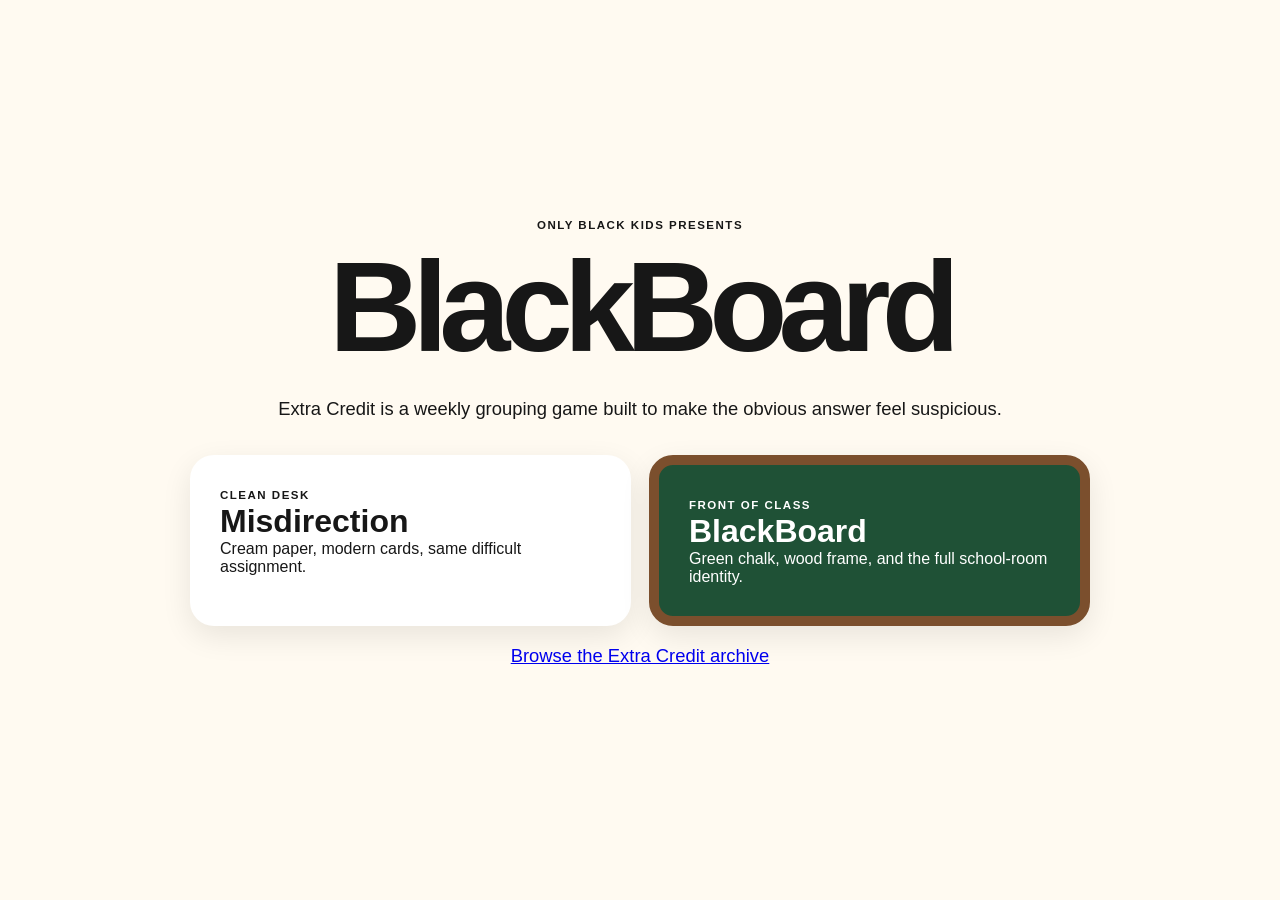
<file: index.html>
<!doctype html><html lang="en"><head><meta charset="utf-8"><meta name="viewport" content="width=device-width,initial-scale=1"><meta name="robots" content="noindex,nofollow,noarchive"><title>BlackBoard | Choose Your Desk</title><link rel="stylesheet" href="assets/css/base.css"><style>.landing{min-height:100vh;display:grid;place-items:center;padding:24px}.chooser{width:min(900px,100%);text-align:center}.chooser h1{font-size:clamp(3.5rem,12vw,8rem);letter-spacing:-.07em;margin:0}.chooser>p{font-size:1.15rem}.doors{display:grid;grid-template-columns:1fr 1fr;gap:18px;margin-top:35px;text-align:left}.door{display:block;border-radius:24px;padding:30px;text-decoration:none;color:inherit;box-shadow:var(--shadow);transition:transform .2s}.door:hover{transform:translateY(-4px)}.door strong{font-size:2rem;display:block}.door.cream{background:#fff}.door.board{background:#1f5136;color:#fff;border:10px solid #7b4f2d}@media(max-width:650px){.doors{grid-template-columns:1fr}}</style></head><body><main class="landing"><div class="chooser"><span class="eyebrow">Only Black Kids presents</span><h1>BlackBoard</h1><p>Extra Credit is a weekly grouping game built to make the obvious answer feel suspicious.</p><div class="doors"><a class="door cream" href="misdirection/"><span class="eyebrow">Clean desk</span><strong>Misdirection</strong><span>Cream paper, modern cards, same difficult assignment.</span></a><a class="door board" href="blackboard/"><span class="eyebrow">Front of class</span><strong>BlackBoard</strong><span>Green chalk, wood frame, and the full school-room identity.</span></a></div><p><a href="archive/">Browse the Extra Credit archive</a></p></div></main></body></html>
</file>
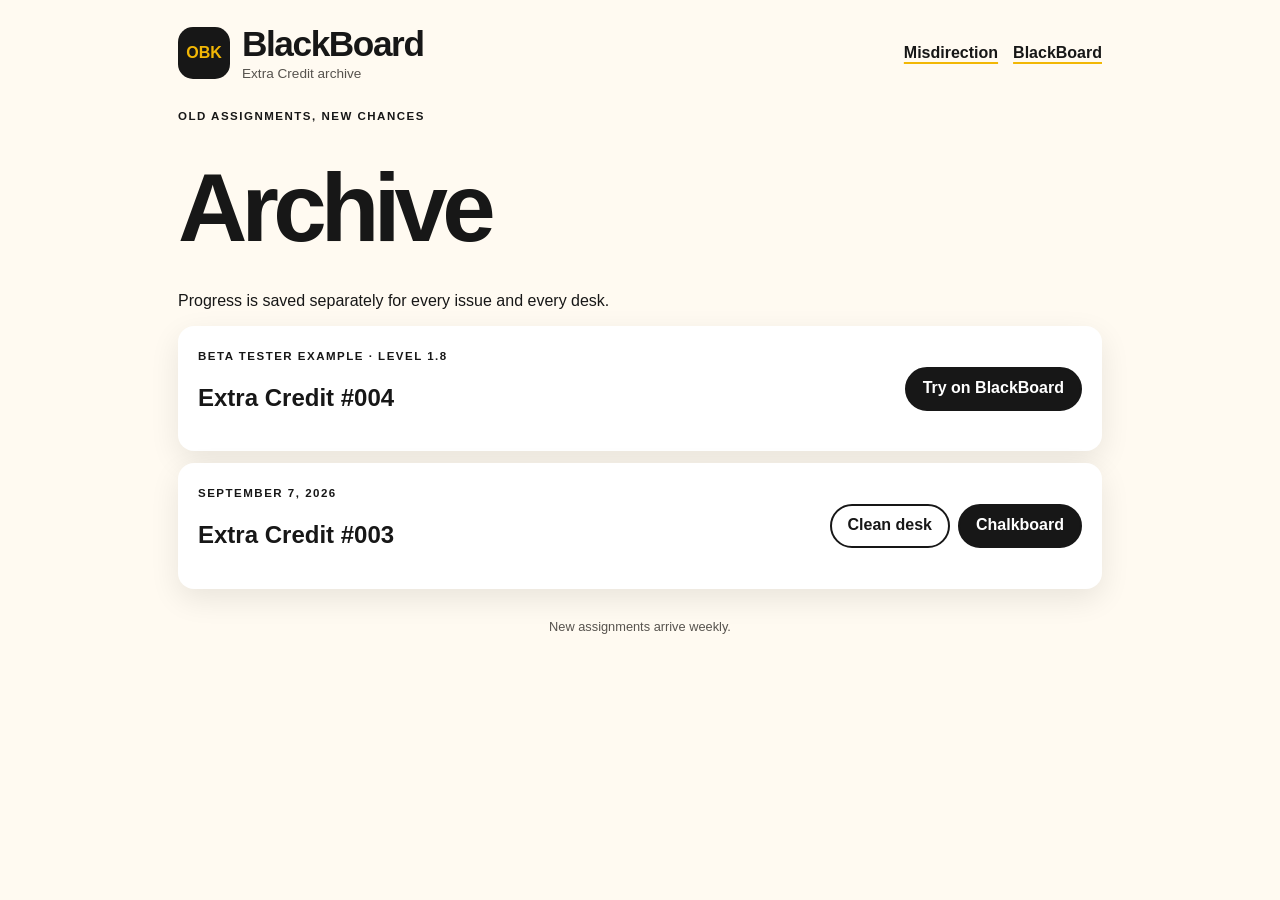
<file: archive/index.html>
<!doctype html><html lang="en"><head><meta charset="utf-8"><meta name="viewport" content="width=device-width,initial-scale=1"><meta name="robots" content="noindex,nofollow,noarchive"><title>Extra Credit Archive | BlackBoard</title><link rel="stylesheet" href="../assets/css/base.css"><style>.archive h1{font-size:clamp(3rem,10vw,6rem);letter-spacing:-.06em;margin:.3em 0}.issues{display:grid;gap:12px}.issue{background:#fff;border-radius:16px;padding:20px;box-shadow:var(--shadow);display:flex;justify-content:space-between;align-items:center;gap:20px}.routes{display:flex;gap:8px;flex-wrap:wrap}@media(max-width:550px){.issue{align-items:flex-start;flex-direction:column}}</style></head><body><a class="skip" href="#archive">Skip to archive</a><div class="shell archive"><header class="site-head"><a class="brand" href="../"><span class="brand-mark">OBK</span><span class="brand-copy"><strong>BlackBoard</strong><span>Extra Credit archive</span></span></a><nav class="site-nav"><a href="../misdirection/">Misdirection</a><a href="../blackboard/">BlackBoard</a></nav></header><main id="archive"><span class="eyebrow">Old assignments, new chances</span><h1>Archive</h1><p>Progress is saved separately for every issue and every desk.</p><div class="issues"><article class="issue"><div><span class="eyebrow">Beta tester example · Level 1.8</span><h2>Extra Credit #004</h2></div><div class="routes"><a class="pill primary" href="../blackboard/?issue=004">Try on BlackBoard</a></div></article><article class="issue"><div><span class="eyebrow">September 7, 2026</span><h2>Extra Credit #003</h2></div><div class="routes"><a class="pill" href="../misdirection/?issue=003">Clean desk</a><a class="pill primary" href="../blackboard/?issue=003">Chalkboard</a></div></article></div></main><footer class="site-foot">New assignments arrive weekly.</footer></div><script type="module">import{track}from'../assets/js/analytics.js';track('archive_opened');</script></body></html>
</file>
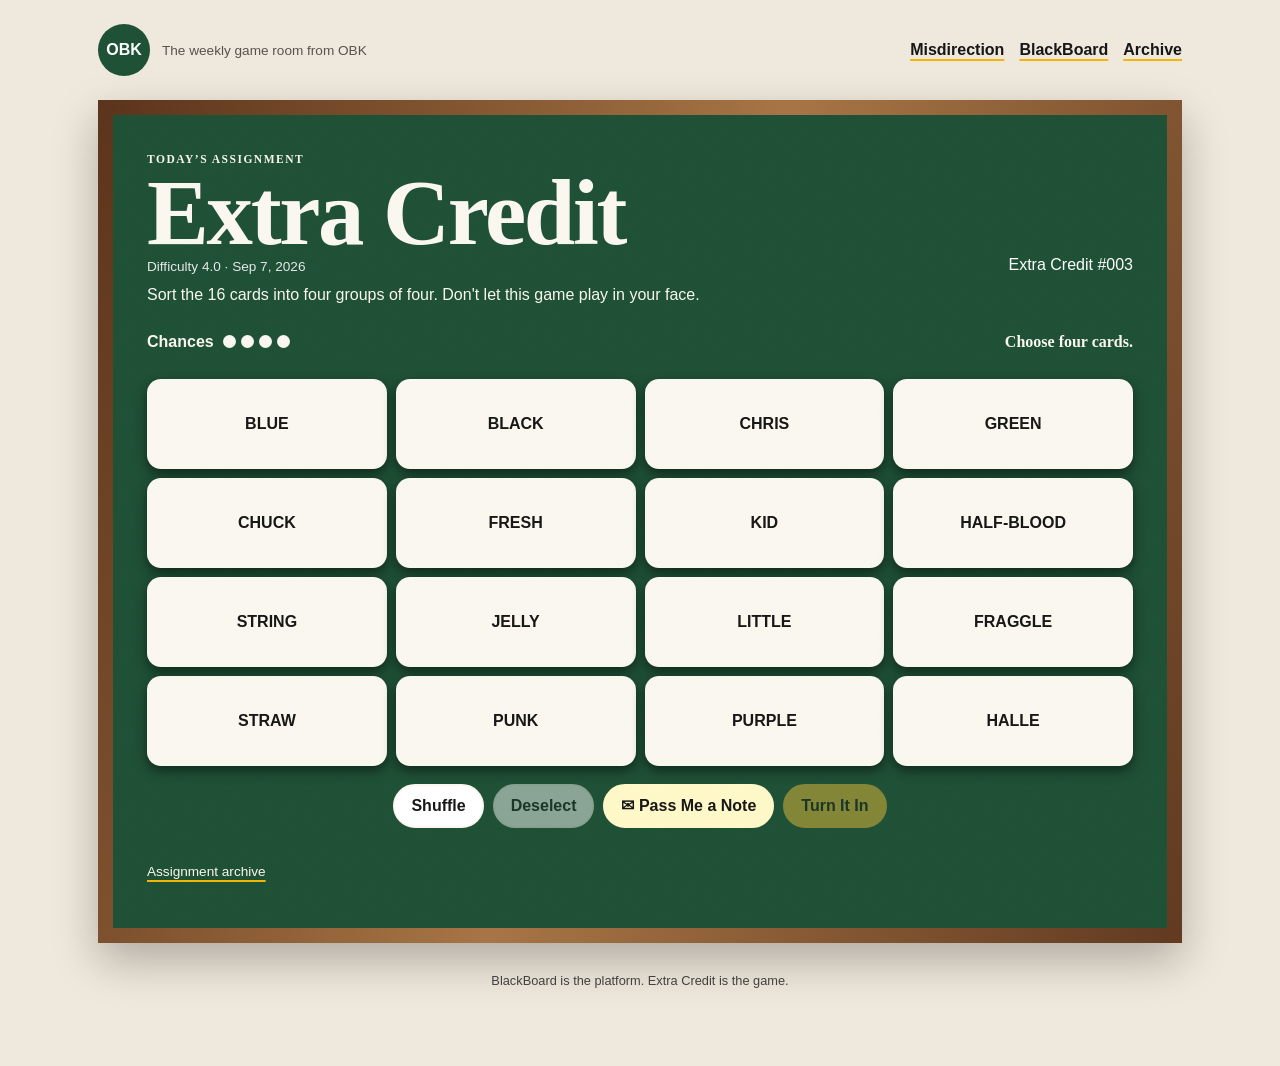
<file: blackboard/index.html>
<!doctype html>
<html lang="en">
<head><meta charset="utf-8"><meta name="viewport" content="width=device-width,initial-scale=1"><meta name="robots" content="noindex,nofollow,noarchive"><meta name="theme-color" content="#1f5136"><title>BlackBoard | Extra Credit</title><meta name="description" content="Step up to BlackBoard and sort sixteen cards into four hidden groups."><link rel="stylesheet" href="../assets/css/base.css"><link rel="stylesheet" href="../assets/css/blackboard.css"></head>
<body><a class="skip" href="#game">Skip to game</a><div class="shell">
<header class="site-head"><a class="brand" href="../"><span class="brand-mark">OBK</span><span class="brand-copy"><span>The weekly game room from OBK</span></span></a><nav class="site-nav" aria-label="Game views"><a href="../misdirection/">Misdirection</a><a aria-current="page" href="./">BlackBoard</a><a href="../archive/">Archive</a></nav></header>
<main id="game" class="game" data-game data-variant="blackboard"><div class="game-head"><div><span class="eyebrow">Today’s assignment</span><h1>Extra Credit</h1><div class="meta"><span data-difficulty></span> · <span data-date></span></div></div><div class="issue-stamp" data-issue></div></div><p class="lede">Sort the 16 cards into four groups of four. Don't let this game play in your face.</p>
<div class="status"><div class="mistakes-wrap">Chances <span class="mistakes" data-mistakes></span></div><div class="message" data-message role="status" aria-live="polite">Choose four cards.</div></div>
<div class="solved" data-solved aria-label="Solved groups"></div><div class="deck" data-deck aria-label="Unsolved cards"></div>
<div class="actions"><button class="pill" type="button" data-shuffle>Shuffle</button><button class="pill" type="button" data-deselect>Deselect</button><button class="pill note" type="button" data-note>✉ Pass Me a Note</button><button class="pill primary" type="button" data-submit>Turn It In</button></div>
<div class="utility"><a href="../archive/">Assignment archive</a></div></main>
<noscript><p class="noscript">Extra Credit needs JavaScript enabled to keep score.</p></noscript><footer class="site-foot">BlackBoard is the platform. Extra Credit is the game.</footer></div>
<dialog class="dialog" id="note-dialog" aria-labelledby="note-title"><div class="dialog-inner"><h2 id="note-title">Pass Me a Note</h2><p>Open one correct word from a class level. No category spoilers. Each note opens once.</p><div class="note-choices" data-note-choices></div><div class="dialog-actions"><button class="pill" type="button" data-close-dialog>Back to the board</button></div></div></dialog>
<dialog class="dialog" id="result-dialog" aria-labelledby="result-title"><div class="dialog-inner"><h2 id="result-title" data-result-title>Report Card</h2><p>Your report is spoiler-free and ready to share.</p><textarea class="result-text" data-result-text readonly aria-label="Shareable result"></textarea><p class="share-status" data-share-status role="status" aria-live="polite"></p><div class="dialog-actions"><button class="pill primary" type="button" data-copy>Copy Result</button><button class="pill" type="button" data-share>Share</button><button class="pill" type="button" data-close-dialog>Review board</button></div></div></dialog>
<script type="module" src="../assets/js/app.js"></script></body></html>
</file>
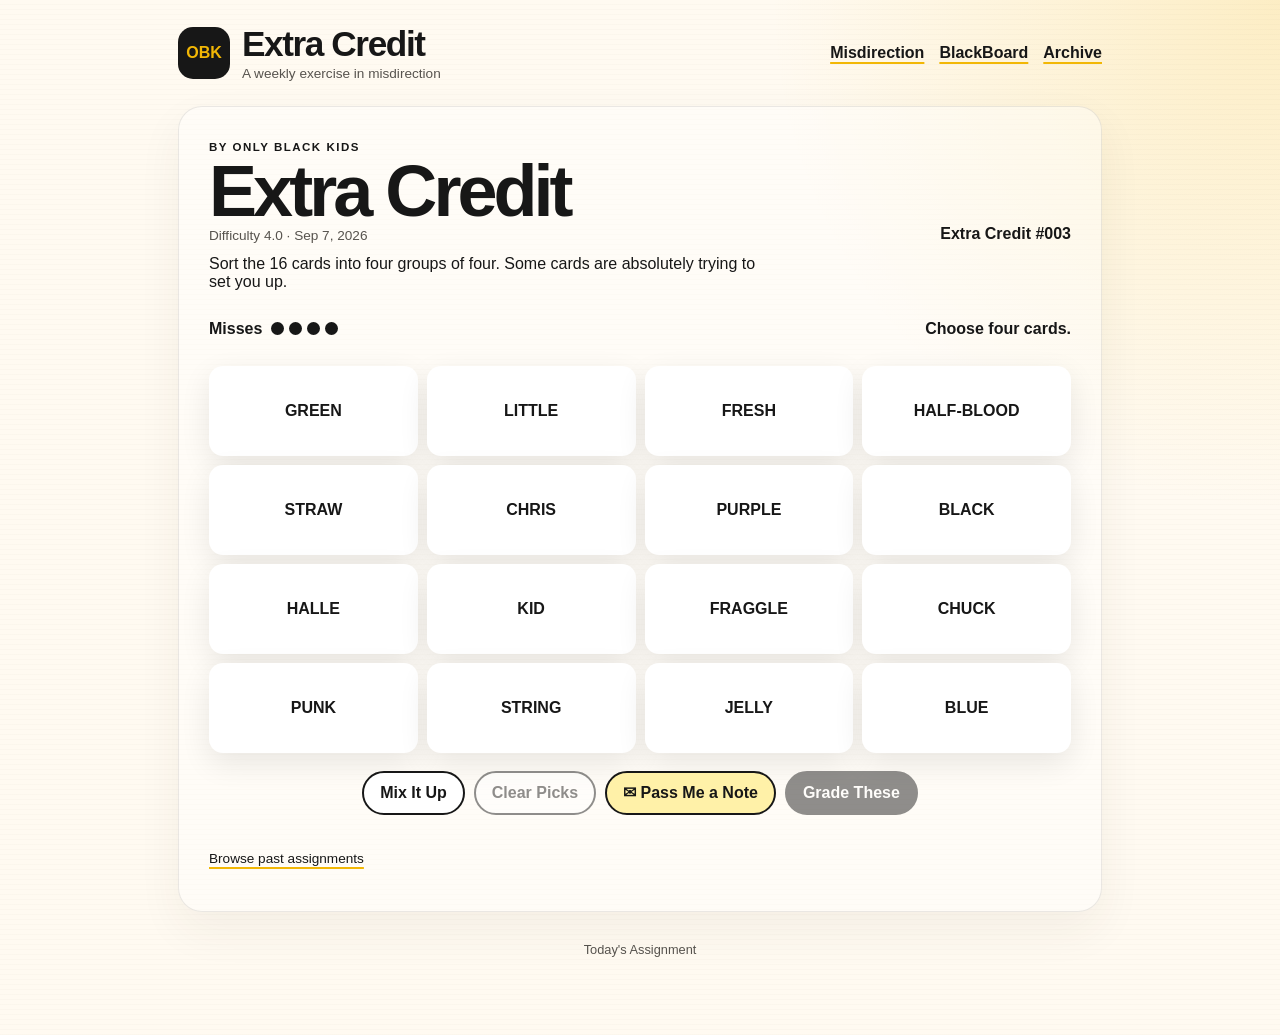
<file: misdirection/index.html>
<!doctype html>
<html lang="en">
<head><meta charset="utf-8"><meta name="viewport" content="width=device-width,initial-scale=1"><meta name="robots" content="noindex,nofollow,noarchive"><meta name="theme-color" content="#fffaf1"><title>Extra Credit | Misdirection</title><meta name="description" content="Sort sixteen cards into four carefully hidden groups."><link rel="stylesheet" href="../assets/css/base.css"><link rel="stylesheet" href="../assets/css/misdirection.css"></head>
<body><a class="skip" href="#game">Skip to game</a><div class="shell">
<header class="site-head"><a class="brand" href="../"><span class="brand-mark">OBK</span><span class="brand-copy"><strong>Extra Credit</strong><span>A weekly exercise in misdirection</span></span></a><nav class="site-nav" aria-label="Game views"><a aria-current="page" href="./">Misdirection</a><a href="../blackboard/">BlackBoard</a><a href="../archive/">Archive</a></nav></header>
<main id="game" class="game" data-game data-variant="misdirection"><div class="game-head"><div><span class="eyebrow">by Only Black Kids</span><h1>Extra Credit</h1><div class="meta"><span data-difficulty></span> · <span data-date></span></div></div><div class="issue-stamp" data-issue></div></div><p class="lede">Sort the 16 cards into four groups of four. Some cards are absolutely trying to set you up.</p>
<div class="status"><div class="mistakes-wrap">Misses <span class="mistakes" data-mistakes></span></div><div class="message" data-message role="status" aria-live="polite">Choose four cards.</div></div>
<div class="solved" data-solved aria-label="Solved groups"></div><div class="deck" data-deck aria-label="Unsolved cards"></div>
<div class="actions"><button class="pill" type="button" data-shuffle>Mix It Up</button><button class="pill" type="button" data-deselect>Clear Picks</button><button class="pill note" type="button" data-note>✉ Pass Me a Note</button><button class="pill primary" type="button" data-submit>Grade These</button></div>
<div class="utility"><a href="../archive/">Browse past assignments</a></div></main>
<noscript><p class="noscript">Extra Credit needs JavaScript enabled to keep score.</p></noscript><footer class="site-foot">Today's Assignment</footer></div>
<dialog class="dialog" id="note-dialog" aria-labelledby="note-title"><div class="dialog-inner"><h2 id="note-title">Pass Me a Note</h2><p>Open one clue word from a class level. Each note can be opened once this issue.</p><div class="note-choices" data-note-choices></div><div class="dialog-actions"><button class="pill" type="button" data-close-dialog>Back to class</button></div></div></dialog>
<dialog class="dialog" id="result-dialog" aria-labelledby="result-title"><div class="dialog-inner"><h2 id="result-title" data-result-title>Results</h2><p>Your report is spoiler-free and ready to share.</p><textarea class="result-text" data-result-text readonly aria-label="Shareable result"></textarea><p class="share-status" data-share-status role="status" aria-live="polite"></p><div class="dialog-actions"><button class="pill primary" type="button" data-copy>Copy Result</button><button class="pill" type="button" data-share>Share</button><button class="pill" type="button" data-close-dialog>Review board</button></div></div></dialog>
<script type="module" src="../assets/js/app.js"></script></body></html>
</file>
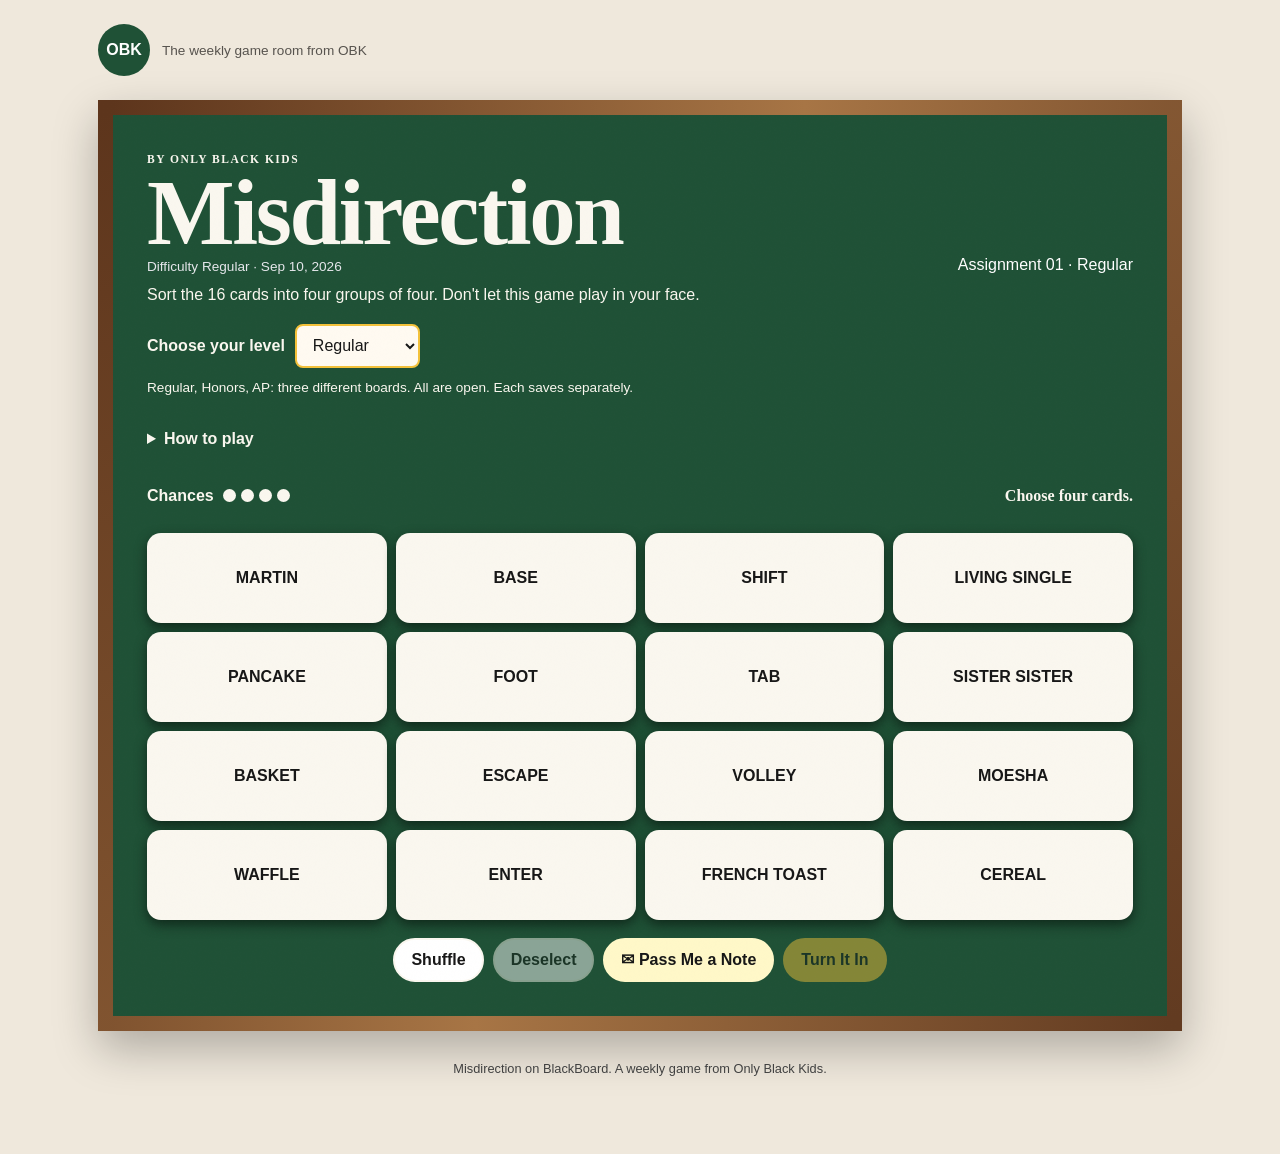
<file: embed/blackboard.html>
<!doctype html>
<html lang="en">
<head><meta charset="utf-8"><meta name="viewport" content="width=device-width,initial-scale=1"><meta name="robots" content="noindex,nofollow,noarchive"><meta name="theme-color" content="#1f5136"><title>Misdirection | Only Black Kids</title><meta name="description" content="Three levels. Three different boards. Find four hidden groups of four."><style>:root{--ink:#171717;--cream:#fffaf1;--paper:#fff;--accent:#f2b705;--freshman:#e6c35c;--sophomore:#8cc6ad;--junior:#78a8d8;--senior:#ba8bc7;--shadow:0 10px 30px rgb(0 0 0/.09)}
*{box-sizing:border-box}html{font-family:Inter,ui-sans-serif,-apple-system,BlinkMacSystemFont,"Segoe UI",Arial,sans-serif;color:var(--ink);background:var(--cream)}body{margin:0;min-width:320px}button,a{font:inherit}button{cursor:pointer}button:disabled{cursor:not-allowed;opacity:.48}:focus-visible{outline:4px solid #ef9c00;outline-offset:3px}.skip{position:fixed;left:1rem;top:-5rem;z-index:20;background:#fff;padding:.75rem}.skip:focus{top:1rem}.shell{width:min(960px,100%);margin:auto;padding:24px 18px 48px}.site-head{display:flex;align-items:center;justify-content:space-between;gap:20px;margin-bottom:24px}.brand{display:flex;gap:12px;align-items:center;text-decoration:none;color:inherit}.brand-mark{width:52px;height:52px;display:grid;place-items:center;border-radius:15px;background:var(--ink);color:var(--accent);font-weight:900}.brand-copy strong{font-size:clamp(1.45rem,5vw,2.2rem);display:block;letter-spacing:-.04em}.brand-copy span,.meta{font-size:.85rem;color:#57534e}.site-nav{display:flex;gap:15px;align-items:center}.site-nav a{color:inherit;font-weight:800;text-underline-offset:4px}.game{position:relative}.game-head{display:flex;justify-content:space-between;align-items:end;gap:18px;margin-bottom:12px}.eyebrow{text-transform:uppercase;letter-spacing:.13em;font-weight:900;font-size:.72rem}.game h1{font-size:clamp(2.4rem,8vw,4.5rem);letter-spacing:-.055em;line-height:.9;margin:.25rem 0}.lede{margin:.5rem 0 1.25rem;max-width:570px}.status{min-height:36px;display:flex;align-items:center;justify-content:space-between;gap:10px;font-weight:800;margin-bottom:10px}.mistakes-wrap{display:flex;align-items:center;gap:9px;white-space:nowrap}.mistakes{display:flex;gap:5px}.mistake-dot{width:13px;height:13px;border-radius:50%;background:currentColor}.mistake-dot.used{opacity:.16}.message{text-align:right}.solved{display:grid;gap:9px;margin-bottom:9px}.solved-card{border-radius:15px;padding:14px;text-align:center;display:grid;gap:3px;animation:reveal .28s ease both}.solved-card strong{font-size:1.1rem}.solved-card span:last-child{font-size:.88rem}.level-label{text-transform:uppercase;letter-spacing:.12em;font-size:.68rem;font-weight:900}.level-freshman{background:var(--freshman);color:#171717}.level-sophomore{background:var(--sophomore);color:#171717}.level-junior{background:var(--junior);color:#171717}.level-senior{background:var(--senior);color:#171717}.deck{display:grid;grid-template-columns:repeat(4,minmax(0,1fr));gap:9px}.tile{min-height:90px;padding:8px;border:0;border-radius:14px;background:var(--paper);color:var(--ink);box-shadow:var(--shadow);font-weight:900;font-size:clamp(.68rem,2.3vw,1rem);overflow-wrap:anywhere;transition:transform .15s,background .15s,color .15s}.tile:hover:not(:disabled){transform:translateY(-2px)}.tile.selected{background:var(--ink);color:#fff;transform:scale(.96)}.actions{display:flex;gap:9px;justify-content:center;flex-wrap:wrap;margin-top:18px}.pill{padding:10px 16px;border:2px solid currentColor;border-radius:999px;background:#fff;color:var(--ink);font-weight:900}.pill.primary{background:var(--ink);color:#fff;border-color:var(--ink)}.pill.note{background:#fff1a8}.utility{display:flex;justify-content:space-between;align-items:center;margin-top:22px;font-size:.85rem}.text-button{border:0;background:none;text-decoration:underline}.dialog{border:0;border-radius:20px;width:min(480px,calc(100% - 30px));padding:0;box-shadow:0 24px 80px #0006}.dialog::backdrop{background:#171717aa;backdrop-filter:blur(3px)}.dialog-inner{padding:25px}.dialog h2{margin:0 0 8px;font-size:1.8rem}.dialog-actions{display:flex;gap:8px;flex-wrap:wrap;margin-top:18px}.note-choices{display:grid;grid-template-columns:1fr 1fr;gap:10px;margin-top:15px}.note-choice{min-height:85px;border:1px solid #d6c774;border-radius:7px;background:#fff8c8;padding:10px;font-weight:900;box-shadow:3px 4px 0 #d6c774}.result-text{width:100%;height:185px;resize:none;padding:13px;border:1px solid #ccc;border-radius:10px;font:inherit;line-height:1.5}.noscript{padding:1rem;background:#fee2e2}.site-foot{text-align:center;padding:30px;color:#57534e;font-size:.8rem}
@keyframes reveal{from{opacity:0;transform:translateY(8px)}to{opacity:1;transform:none}}
@media(max-width:640px){.shell{padding:16px 12px 32px}.site-head{align-items:flex-start}.site-nav{flex-direction:column;align-items:flex-end;gap:6px}.brand-copy span{display:none}.game-head{align-items:start;flex-direction:column;gap:3px}.deck{gap:6px}.tile{min-height:73px;border-radius:10px}.status{font-size:.8rem}.actions{gap:6px}.pill{padding:9px 12px}.utility{align-items:flex-start;gap:12px}.note-choices{grid-template-columns:1fr}}
@media(prefers-reduced-motion:reduce){*,*::before,*::after{scroll-behavior:auto!important;animation:none!important;transition:none!important}}
/* Assignment controls and explanatory review. */
.assignment-picker{display:flex;flex-wrap:wrap;align-items:center;gap:10px;margin:18px 0}.assignment-picker label{font-weight:800}.assignment-picker select{font:inherit;min-height:44px;padding:8px 32px 8px 12px;border:2px solid #f3c13a;border-radius:8px;background:#fffaf1;color:#171717;max-width:100%}.assignment-picker p{flex-basis:100%;margin:0;font-size:.85rem;line-height:1.5}.how-to,.puzzle-review{margin:16px 0;line-height:1.6}.how-to summary,.puzzle-review summary{cursor:pointer;min-height:44px;padding:10px 0;font-weight:800}.legacy-notice{font-size:.85rem;line-height:1.5;border-left:3px solid #f3c13a;padding-left:12px}.group-explanation{font:400 .9rem/1.5 Inter,ui-sans-serif,sans-serif;margin:8px auto 0;max-width:65ch}.note-step .note-choice{width:100%;text-align:left}.note-step p{font-size:.95rem;line-height:1.5;margin:8px 0 16px}.note-step p:empty{display:none}.dialog-inner p{line-height:1.55}[hidden]{display:none!important}
/* Release accessibility: primary actions and navigation meet touch-target guidance. */
.pill,.text-button,.note-choice,.site-nav a,.utility a{min-height:44px}.pill,.text-button,.note-choice{min-width:44px}.site-nav a,.utility a{display:inline-flex;align-items:center}.share-status{min-height:1.5em;margin:.5rem 0;font-weight:700}.load-error{max-width:38rem;margin:2rem auto;text-align:center}
/* Final responsive and interaction polish. */
.site-nav a,.utility a,.archive a{color:inherit;text-decoration-color:var(--accent);text-decoration-thickness:2px;text-underline-offset:4px}
.archive .routes a{text-decoration:none}
.note-choice:disabled{opacity:1;color:#514b43;background:#eee6da;border-color:#958a7b}
.actions[hidden]{display:none!important}
.tile{word-break:normal;overflow-wrap:normal;hyphens:manual}
@media(max-width:640px){.tile{font-size:12px}.dialog-actions .pill{min-height:44px}}
@media(max-width:350px){.site-head{flex-wrap:wrap}.site-nav{width:100%;flex-direction:row;justify-content:space-between;align-items:center;gap:4px}.site-nav a{padding-inline:4px}.deck{grid-template-columns:repeat(2,minmax(0,1fr))}.tile{min-height:64px;font-size:13px;padding-inline:5px}}

html{background:#efe8dc}.shell{width:min(1120px,100%)}.brand-mark{border-radius:50%;background:#1f5136;color:#fff}.game{background:#1f5136;color:#faf7ef;border:clamp(8px,2vw,15px) solid #7b4f2d;border-image:linear-gradient(110deg,#5d351c,#a77545,#623b21) 1;border-radius:7px;box-shadow:0 18px 45px #0004;padding:clamp(18px,4vw,34px)}.game::after{content:"";position:absolute;inset:0;pointer-events:none;opacity:.2;background-image:url("data:image/svg+xml,%3Csvg xmlns='http://www.w3.org/2000/svg' width='80' height='80'%3E%3Cfilter id='n'%3E%3CfeTurbulence baseFrequency='.8' numOctaves='2' stitchTiles='stitch'/%3E%3C/filter%3E%3Crect width='100%25' height='100%25' filter='url(%23n)' opacity='.08'/%3E%3C/svg%3E")}.game h1,.message,.eyebrow{font-family:"Patrick Hand","Chalkboard SE",cursive}.game h1{font-size:clamp(3.2rem,9vw,5.8rem);letter-spacing:-.025em}.meta{color:#e5e7eb}.tile{background:#faf7ef;box-shadow:0 5px 12px #102a1c}.tile.selected{background:#f3c13a;color:#171717}.pill{border-color:#faf7ef}.pill.primary{background:#f3c13a;color:#171717;border-color:#f3c13a}.pill.note{background:#fff8c8;color:#171717;border-color:#fff8c8}.text-button{color:#fff}.solved-card{font-family:"Patrick Hand","Chalkboard SE",cursive;font-size:1.05rem;box-shadow:inset 0 0 18px rgb(255 255 255/.12);background-image:linear-gradient(102deg,transparent,rgb(255 255 255/.08),transparent)}.issue-stamp{text-align:right;color:#fff}.site-foot{color:#444}.dialog-inner{background-color:#fffdf5;background-image:repeating-linear-gradient(0deg,transparent 0,transparent 27px,rgb(65 105 160/.09) 28px);border-top:8px solid #7b4f2d;box-shadow:0 18px 55px #0006}.dialog-inner h2{font-family:"Patrick Hand","Chalkboard SE",cursive;font-size:2rem}.dialog .note-choice:disabled{color:#48433d;background:#e8dfd0}

/* Embedded documents are isolated by an iframe; these selectors cannot leak into Fourthwall. */
</style></head>
<body><a class="skip" href="#game">Skip to game</a><div class="shell">
<header class="site-head"><div class="brand"><span class="brand-mark">OBK</span><span class="brand-copy"><span>The weekly game room from OBK</span></span></div></header>
<main id="game" class="game" data-game data-variant="blackboard"><div class="game-head"><div><span class="eyebrow">by Only Black Kids</span><h1>Misdirection</h1><div class="meta"><span data-difficulty></span> · <span data-date></span></div></div><div class="issue-stamp" data-issue></div></div><p class="lede">Sort the 16 cards into four groups of four. Don't let this game play in your face.</p>
<div class="assignment-picker"><label for="assignment-level">Choose your level</label><select id="assignment-level" data-assignment-level aria-describedby="level-help"></select><p id="level-help">Regular, Honors, AP: three different boards. All are open. Each saves separately.</p></div>
<p class="legacy-notice" data-legacy-notice hidden></p>
<details class="how-to" data-how-to><summary>How to play</summary><p>Choose four cards with one shared connection, then Turn It In. Find all four groups to clear the board. You have four chances, so take your time!</p><p><strong>Example</strong> RAIN can go before BOW, COAT, DROP, and FALL to make rainbow, raincoat, raindrop, and rainfall. Some groups use meanings; others join words, change spacing, or use sounds.</p><p>Seeing &quot;One away&quot;? Three of your picks belong together. Swap one card and try again. Need a little help? Tap Pass Me a Note for a clue. You can ask for a stronger clue, then reveal one card if you're still stuck. Take only the help you want. Hints won't use up your chances.</p></details>
<div class="status"><div class="mistakes-wrap">Chances <span class="mistakes" data-mistakes></span></div><div class="message" data-message role="status" aria-live="polite">Choose four cards.</div></div>
<div class="solved" data-solved aria-label="Solved groups"></div><div class="deck" data-deck aria-label="Unsolved cards"></div>
<div class="actions"><button class="pill" type="button" data-shuffle>Shuffle</button><button class="pill" type="button" data-deselect>Deselect</button><button class="pill note" type="button" data-note>✉ Pass Me a Note</button><button class="pill primary" type="button" data-submit>Turn It In</button></div>
<details class="puzzle-review" data-puzzle-review hidden><summary data-review-title></summary><p data-review-text></p></details>
</main>
<noscript><p class="noscript">Misdirection needs JavaScript enabled to keep score.</p></noscript><footer class="site-foot">Misdirection on BlackBoard. A weekly game from Only Black Kids.</footer></div>
<dialog class="dialog" id="note-dialog" aria-labelledby="note-title"><div class="dialog-inner"><h2 id="note-title">Pass Me a Note</h2><p>Choose an unsolved group. Open a direction, a connection, or one tile, only as far as you want. Notes Used counts groups helped, not individual steps.</p><div class="note-choices" data-note-choices></div><div class="dialog-actions"><button class="pill" type="button" data-close-dialog>Back to the board</button></div></div></dialog>
<dialog class="dialog" id="result-dialog" aria-labelledby="result-title"><div class="dialog-inner"><h2 id="result-title" data-result-title>Report Card</h2><textarea class="result-text" data-result-text hidden readonly aria-label="Shareable result"></textarea><p class="share-status" data-share-status hidden role="status" aria-live="polite"></p><div class="dialog-actions"><button class="pill primary" type="button" data-copy>Copy</button><button class="pill" type="button" data-share>Share</button><button class="pill" type="button" data-close-dialog>Review</button><button class="pill" type="button" data-next-level hidden></button></div></div></dialog>
<script>const LEVELS = ['freshman', 'sophomore', 'junior', 'senior'];
const SYMBOLS = { freshman: '🟨', sophomore: '🟩', junior: '🟦', senior: '🟪' };

function solutionPaths(puzzle) {
  return puzzle.solutionPaths?.length ? puzzle.solutionPaths : [{ id: 'reference' }];
}

function groupsForPath(puzzle, path) {
  return puzzle.groups.map(group => ({
    ...group,
    words: path.overrides?.[group.level] || group.words
  }));
}

function sameWords(left, right) {
  return left.length === right.length && left.every(word => right.includes(word));
}

function groupForLevel(puzzle, state, level) {
  const paths = solutionPaths(puzzle);
  const path = paths.find(item => item.id === state.solutionPath) || paths[0];
  return groupsForPath(puzzle, path).find(group => group.level === level);
}

function shuffled(items, random = Math.random) {
  const copy = [...items];
  for (let i = copy.length - 1; i > 0; i--) {
    const j = Math.floor(random() * (i + 1));
    [copy[i], copy[j]] = [copy[j], copy[i]];
  }
  return copy;
}

function createGame(puzzle, variant = 'misdirection', random = Math.random) {
  return {
    version: 1,
    contentVersion: puzzle.contentVersion,
    puzzleId: puzzle.id,
    variant,
    remaining: shuffled(puzzle.groups.flatMap(group => group.words), random),
    selected: [],
    solved: [],
    solutionPath: null,
    mistakes: 0,
    notesUsed: [],
    status: 'playing',
    startedAt: Date.now()
  };
}

function toggleCard(state, word) {
  if (state.status !== 'playing' || !state.remaining.includes(word)) return state;
  const selected = state.selected.includes(word)
    ? state.selected.filter(item => item !== word)
    : state.selected.length < 4 ? [...state.selected, word] : state.selected;
  return { ...state, selected };
}

function deselectAll(state) {
  return { ...state, selected: [] };
}

function shuffleRemaining(state, random = Math.random) {
  return { ...state, remaining: shuffled(state.remaining, random) };
}

function submitSelection(state, puzzle) {
  if (state.status !== 'playing') return { state, event: 'inactive' };
  if (state.selected.length !== 4) return { state, event: 'incomplete' };
  const chosen = new Set(state.selected);
  const availablePaths = solutionPaths(puzzle).filter(path => !state.solutionPath || path.id === state.solutionPath);
  const matches = availablePaths.flatMap(path => groupsForPath(puzzle, path)
    .filter(group => !state.solved.includes(group.level) && group.words.every(word => chosen.has(word)))
    .map(group => ({ path, group })));
  const match = matches[0];
  const group = match?.group;
  if (group) {
    const matchingPathIds = new Set(matches
      .filter(item => item.group.level === group.level && sameWords(item.group.words, group.words))
      .map(item => item.path.id));
    const solutionPath = state.solutionPath || (matchingPathIds.size === 1 ? match.path.id : null);
    const solved = [...state.solved, group.level];
    const complete = solved.length === puzzle.groups.length;
    return {
      event: 'correct', group,
      state: {
        ...state,
        selected: [],
        solved,
        solutionPath,
        remaining: state.remaining.filter(word => !chosen.has(word)),
        status: complete ? 'complete' : 'playing',
        ...(complete ? { completedAt: Date.now() } : {})
      }
    };
  }
  const oneAway = availablePaths.some(path => groupsForPath(puzzle, path)
    .some(item => !state.solved.includes(item.level) && item.words.filter(word => chosen.has(word)).length === 3));
  const mistakes = state.mistakes + 1;
  const failed = mistakes >= 4;
  return {
    event: failed ? 'failed' : oneAway ? 'one-away' : 'wrong',
    oneAway,
    state: { ...state, selected: [], mistakes, status: failed ? 'failed' : 'playing' }
  };
}

function noteStage(state, level) {
  // Old saves already revealed a tile. Do not reset their notes or progress.
  return state.hintStages?.[level] ?? (state.notesUsed.includes(level) ? 3 : 0);
}

function useNote(state, level, puzzle) {
  if (!LEVELS.includes(level) || !puzzle.groups.some(group => group.level === level)) return { state, event: 'invalid-level' };
  if (state.status !== 'playing' || state.solved.includes(level)) return { state, event: 'inactive' };
  const stage = noteStage(state, level) + 1;
  if (stage > 3) return { state, event: 'already-used' };
  const group = groupForLevel(puzzle, state, level);
  const text = stage === 3 ? `One tile: ${group.hintWord}` : (group.hints?.[stage - 1] || (stage === 1 ? 'Look for a shared meaning or a word that joins each card.' : group.category));
  return {
    event: 'note-opened', level, stage, text,
    ...(stage === 3 ? { word: group.hintWord } : {}),
    state: { ...state, hintStages: { ...state.hintStages, [level]: stage },
      notesUsed: state.notesUsed.includes(level) ? state.notesUsed : [...state.notesUsed, level] }
  };
}

function resetGame(puzzle, variant = 'misdirection', random = Math.random) {
  return createGame(puzzle, variant, random);
}

function hydrateGame(value, puzzle, variant) {
  if (!value || value.version !== 1 || value.contentVersion !== puzzle.contentVersion || value.puzzleId !== puzzle.id || value.variant !== variant) return null;
  const allWords = puzzle.groups.flatMap(group => group.words);
  const paths = solutionPaths(puzzle);
  const requestedPath = value.solutionPath == null ? null : paths.find(path => path.id === value.solutionPath);
  if (value.solutionPath != null && !requestedPath) return null;
  const candidatePaths = requestedPath ? [requestedPath] : paths;
  const compatiblePaths = candidatePaths.filter(path => {
    const solvedWords = groupsForPath(puzzle, path)
      .filter(group => value.solved?.includes(group.level)).flatMap(group => group.words);
    const expected = allWords.filter(word => !solvedWords.includes(word));
    return Array.isArray(value.remaining) && sameWords(value.remaining, expected);
  });
  const valid = Array.isArray(value.remaining) && Array.isArray(value.selected) && Array.isArray(value.solved) &&
    Array.isArray(value.notesUsed) && Number.isInteger(value.mistakes) && value.mistakes >= 0 && value.mistakes <= 4 &&
    value.remaining.every(word => allWords.includes(word)) && new Set(value.remaining).size === value.remaining.length &&
    value.selected.every(word => value.remaining.includes(word)) && new Set(value.selected).size === value.selected.length && value.selected.length <= 4 &&
    value.solved.every(level => LEVELS.includes(level)) && new Set(value.solved).size === value.solved.length &&
    value.notesUsed.every(level => LEVELS.includes(level)) && new Set(value.notesUsed).size === value.notesUsed.length &&
    ['playing','complete','failed'].includes(value.status) && compatiblePaths.length > 0 &&
    (value.status !== 'complete' || (value.solved.length === puzzle.groups.length && value.remaining.length === 0)) &&
    (value.status !== 'playing' || value.solved.length < puzzle.groups.length);
  if (!valid) return null;
  const inferredPath = value.solutionPath ?? (compatiblePaths.length === 1 && paths.length > 1 ? compatiblePaths[0].id : null);
  return Object.hasOwn(value, 'solutionPath') && value.solutionPath === inferredPath ? value : { ...value, solutionPath: inferredPath };
}

// Keep the working route until /beta-misdirection is created and verified.
// The public share destination can be changed here without touching saved progress.
const SHARE_BASE_URL = 'https://onlyblackkids.com/beta-misdirection';

function resultText(state, puzzle) {
  const rows = state.solved.map(level => SYMBOLS[level]).join('\n');
  const assignment = puzzle.assignmentLevel ? `${puzzle.title} · ${puzzle.assignmentLevel}` : puzzle.title;
  const outcome = state.status === 'failed' ? 'Not solved' : state.status === 'complete' ? 'Solved' : 'In progress';
  const playUrl = `${SHARE_BASE_URL}?issue=${encodeURIComponent(puzzle.id)}`;
  return [`Misdirection`, assignment, `Outcome: ${outcome}`, ...(rows ? [rows] : []),
    `Mistakes: ${state.mistakes}`, `Notes Used: ${state.notesUsed.length}`,
    `Try this assignment: ${playUrl}`].join('\n');
}


const allowed = new Set([
  'blackboard_page_view','extra_credit_started','submission_correct','submission_wrong',
  'one_away_triggered','note_opened','group_solved','puzzle_completed','puzzle_failed',
  'result_copied','result_shared','archive_opened','session_summary'
]);
const allowedDetailKeys = new Set(['issue','variant','level','mistakes','notes','release','classLevel']);
const allowedAttribution = ['tester','first','position','utm_source','utm_medium','utm_campaign','utm_content','release','classLevel'];
const parentChannel = 'obk:blackboard:analytics:v1';
const collectorName = 'OBK Extra Credit Beta Analytics';
const collectorUrl = 'https://docs.google.com/forms/d/e/1FAIpQLSeT6aYOohLqDKbA_g9wj3XzfJS9mZMpETEm-7RBGRyx_tzQ-w/formResponse';
const collectorField = 'entry.709548594';
const sessionKey = 'obk:extra-credit:analytics-session:v1';
const schemaVersion = 1;

let configured = false;
let context = {};
let attribution = {};
let sessionId = '';
let sequence = 0;
let sessionStartedAt = Date.now();
let activeStartedAt = null;
let activeMilliseconds = 0;
let lastEvent = 'none';
let summaryVersion = 0;
const progress = { attempts:0, hints:0, groups_solved:0, outcome:'in_progress' };

function safeSessionId() {
  try {
    const existing = sessionStorage.getItem(sessionKey);
    if (existing && /^[a-zA-Z0-9-]{8,80}$/.test(existing)) return existing;
    const created = crypto.randomUUID?.() || `visit-${Date.now()}-${Math.random().toString(36).slice(2,10)}`;
    sessionStorage.setItem(sessionKey, created);
    return created;
  } catch {
    return `visit-${Date.now()}-${Math.random().toString(36).slice(2,10)}`;
  }
}

function cleanToken(value, maximum = 64) {
  return typeof value === 'string' && /^[a-zA-Z0-9._-]+$/.test(value) ? value.slice(0, maximum) : undefined;
}

function readAttribution() {
  const params = new URLSearchParams(location.search);
  const values = {};
  for (const key of allowedAttribution) {
    const cleaned = cleanToken(params.get(key));
    if (cleaned) values[key] = cleaned;
  }
  if (!/^beta(?:0[1-9]|10)$/.test(values.tester || '')) delete values.tester;
  if (!['blackboard','misdirection'].includes(values.first)) delete values.first;
  if (!['1','2'].includes(values.position)) delete values.position;
  if (values.position) values.position = Number(values.position);
  return cleanAssignment(values);
}

function cleanAssignment(values) {
  if (!['round2', 'legacy'].includes(values.release)) delete values.release;
  const levels = { regular: 'Regular', honors: 'Honors', ap: 'AP', legacy: 'Legacy' };
  const level = typeof values.classLevel === 'string' ? levels[values.classLevel.toLowerCase()] : undefined;
  if (typeof level === 'string') values.classLevel = level;
  else delete values.classLevel;
  return values;
}

function deviceClass() {
  if (innerWidth < 600) return 'mobile';
  if (innerWidth < 1000) return 'tablet';
  return 'desktop';
}

function updateActiveTime() {
  const now = performance.now();
  if (document.visibilityState === 'visible') {
    if (activeStartedAt === null) activeStartedAt = now;
  } else if (activeStartedAt !== null) {
    activeMilliseconds += Math.max(0, now - activeStartedAt);
    activeStartedAt = null;
  }
}

function activeSeconds() {
  updateActiveTime();
  const current = activeStartedAt === null ? 0 : Math.max(0, performance.now() - activeStartedAt);
  return Math.round((activeMilliseconds + current) / 1000);
}

function safeDetails(details) {
  return cleanAssignment(Object.fromEntries(Object.entries(details).filter(([key, value]) =>
    allowedDetailKeys.has(key) && ['string','number','boolean'].includes(typeof value)
  )));
}

function updateProgress(name) {
  if (name === 'submission_correct' || name === 'submission_wrong') progress.attempts += 1;
  if (name === 'note_opened') progress.hints += 1;
  if (name === 'group_solved') progress.groups_solved += 1;
  if (name === 'puzzle_completed') progress.outcome = 'completed';
  if (name === 'puzzle_failed') progress.outcome = 'failed';
}

function send(event, details = {}) {
  const payload = {
    schema: schemaVersion,
    collector: collectorName,
    event,
    occurred_at: new Date().toISOString(),
    session_id: sessionId,
    sequence: ++sequence,
    active_seconds: activeSeconds(),
    elapsed_seconds: Math.max(0, Math.round((Date.now() - sessionStartedAt) / 1000)),
    device: deviceClass(),
    ...attribution,
    ...context,
    ...progress,
    ...details
  };
  try {
    const body = new URLSearchParams({
      [collectorField]: JSON.stringify(payload),
      fvv: '1',
      pageHistory: '0',
      submissionTimestamp: '-1'
    });
    navigator.sendBeacon(collectorUrl, body);
  } catch {
    // Analytics must never interrupt the game.
  }
  return payload;
}

function sendSummary() {
  if (!configured || lastEvent === 'none') return;
  summaryVersion += 1;
  send('session_summary', { last_event:lastEvent, summary_version:summaryVersion });
}

function configureAnalytics(baseContext = {}) {
  if (configured) return;
  configured = true;
  sessionId = safeSessionId();
  attribution = readAttribution();
  context = safeDetails(baseContext);
  sessionStartedAt = Date.now();
  updateActiveTime();
  document.addEventListener('visibilitychange', () => {
    updateActiveTime();
    if (document.visibilityState === 'hidden') sendSummary();
  });
  addEventListener('pagehide', sendSummary);
}

function track(name, details = {}) {
  if (!allowed.has(name)) return;
  if (!configured) configureAnalytics();
  const safe = safeDetails(details);
  updateProgress(name);
  const collected = send(name, safe);
  lastEvent = name;
  const payload = { name, ...attribution, ...context, ...safe };
  window.dispatchEvent(new CustomEvent('blackboard:analytics', { detail: payload }));
  if (Array.isArray(window.dataLayer)) window.dataLayer.push({ event:name, ...payload });
  if (window.parent !== window) window.parent.postMessage({ channel:parentChannel, payload }, '*');
  return collected;
}

const root = document.querySelector('[data-game]');
const variant = root.dataset.variant;
const $ = selector => document.querySelector(selector);

function renderLoadError() {
  const panel = document.createElement('section');
  panel.className = 'load-error';
  panel.setAttribute('role', 'alert');
  const title = document.createElement('h2');
  title.textContent = 'We could not load this puzzle.';
  const detail = document.createElement('p');
  detail.textContent = 'Check your connection or puzzle data, then try again.';
  const retry = document.createElement('button');
  retry.type = 'button';
  retry.className = 'pill primary';
  retry.textContent = 'Retry puzzle';
  retry.addEventListener('click', () => location.reload());
  panel.append(title, detail, retry);
  root.replaceChildren(panel);
}

function isPuzzle(value) {
  if (!value || typeof value.id !== 'string' || typeof value.contentVersion !== 'string' ||
      typeof value.title !== 'string' || typeof value.publishDate !== 'string' || !Array.isArray(value.groups) || value.groups.length !== 4) return false;
  const words = value.groups.flatMap(group => Array.isArray(group.words) ? group.words : []);
  return words.length === 16 && new Set(words).size === 16 && value.groups.every(group =>
    LEVELS.includes(group.level) && typeof group.category === 'string' && group.words.length === 4 &&
    group.words.every(word => typeof word === 'string') && group.words.includes(group.hintWord));
}

const catalog = {"currentRelease":"round2","puzzles":[{"id":"004","contentVersion":"1.0.0","title":"Assignment #004","publishDate":"2026-08-29","difficulty":"1.8","dek":"A level 1.8 warm-up with just enough side-eye.","groups":[{"level":"freshman","category":"Classic board games","words":["SORRY","CLUE","TROUBLE","LIFE"],"hintWord":"SORRY","hints":["Think about a night around the table.","These are names of board games."],"explanation":"Sorry!, Clue, Trouble, and The Game of Life are board games. Everyday meanings of their names are the distraction."},{"level":"sophomore","category":"Black-led UPN sitcoms","words":["MOESHA","EVE","THE PARKERS","ONE ON ONE"],"hintWord":"MOESHA","hints":["Think TV comedy and familiar faces.","Look for Black-led sitcoms that aired on UPN."],"explanation":"Moesha, Eve, The Parkers, and One on One all aired on UPN. Here the cards are show titles, not individual names or phrases."},{"level":"junior","category":"___ Day","words":["FIELD","GAME","SICK","SNOW"],"hintWord":"FIELD","hints":["Try placing the same word after each card.","Each card can come before Day."],"explanation":"Field day, game day, sick day, and snow day. The same following word completes all four phrases."},{"level":"senior","category":"Start with a silent letter","words":["KNIFE","GNOME","WRIST","PSALM"],"hintWord":"KNIFE","hints":["Say the words aloud, then compare their spelling.","The first written letter is not pronounced."],"explanation":"The K in knife, G in gnome, W in wrist, and P in psalm are silent in standard English pronunciation."}],"solutionPaths":[{"id":"reference"}]},{"id":"003","contentVersion":"1.0.0","title":"Assignment #003","publishDate":"2026-09-07","difficulty":"4.0","dek":"Some cards are absolutely trying to set you up.","legacyNotice":"Legacy beta board: one group uses a loose association. Original cards, accepted answers, and saved progress are preserved. The new assignment uses consistent rules.","reviewTitle":"Why colors were tempting","review":"BLACK, GREEN, BLUE, and PURPLE are all colors, so that was a reasonable guess. This board asks for a complete partition: the remaining twelve cards must also form three accepted groups. Colors does not complete either supported solution. The BLACK/PURPLE swap between the Prince and Bean groups is accepted as a legacy alternate. That flexibility does not make the original PURPLE clue a literal fit.","groups":[{"level":"freshman","category":"___ Berry","words":["HALLE","CHUCK","BLUE","STRAW"],"hintWord":"HALLE","hints":["Names and food can share an ending.","Try adding Berry after each card. Spaces may disappear."],"explanation":"Halle Berry and Chuck Berry are names; blueberry and strawberry are fruits. The rule allows joined words as well as names with a space."},{"level":"sophomore","category":"___ Rock","words":["CHRIS","KID","PUNK","FRAGGLE"],"hintWord":"CHRIS","hints":["Think entertainment, but not just one kind.","Try adding Rock after each card."],"explanation":"Chris Rock, Kid Rock, punk rock, and Fraggle Rock connect a performer, a musician, a genre, and a show through Rock."},{"level":"junior","category":"___ Prince","words":["FRESH","PURPLE","HALF-BLOOD","LITTLE"],"hintWord":"FRESH","hints":["Think names and titles. This legacy group has one loose association.","The shared word is Prince. In this old board, one accepted card is associated with the musician rather than a literal phrase."],"explanation":"Fresh Prince, Half-Blood Prince, and The Little Prince are names or titles. PURPLE is a legacy association with the musician Prince, not a literal ___ Prince fit. That inconsistency belongs to the puzzle, not the solver. It remains accepted here to preserve old games.","alternateExplanation":"This saved alternate uses Black Prince, alongside Fresh Prince, Half-Blood Prince, and The Little Prince. The BLACK/PURPLE swap remains accepted for legacy compatibility; it does not justify the original PURPLE clue."},{"level":"senior","category":"___ Bean","words":["BLACK","GREEN","STRING","JELLY"],"hintWord":"JELLY","hints":["Think food, with a sweet exception.","Try adding Bean after each card."],"explanation":"Black bean, green bean, string bean, and jelly bean all complete the phrase. The candy is the change of direction.","alternateExplanation":"Purple beans have purple pods; green bean, string bean, and jelly bean complete the other phrases. This is the complementary Bean group for the accepted BLACK/PURPLE legacy swap."}],"solutionPaths":[{"id":"reference"},{"id":"black-purple-swap","overrides":{"junior":["FRESH","BLACK","HALF-BLOOD","LITTLE"],"senior":["PURPLE","GREEN","STRING","JELLY"]}}]},{"id":"005","contentVersion":"1.0.0","title":"Assignment 01","release":"round2","assignmentLevel":"Regular","publishDate":"2026-09-10","difficulty":"Regular","dek":"Familiar things, a few double takes.","groups":[{"level":"freshman","category":"Breakfast foods","words":["WAFFLE","PANCAKE","FRENCH TOAST","CEREAL"],"hintWord":"WAFFLE","hints":["Picture the start of a day.","These can all be breakfast foods."],"explanation":"Waffles, pancakes, French toast, and cereal are familiar breakfast foods. Waffle can also mean being indecisive, but here it belongs on a plate."},{"level":"sophomore","category":"Black-led sitcoms that debuted in the 1990s","words":["MARTIN","LIVING SINGLE","MOESHA","SISTER SISTER"],"hintWord":"MARTIN","hints":["Think after-school reruns and TV comedy.","These are Black-led sitcoms that debuted in the 1990s."],"explanation":"Martin (1992), Living Single (1993), Sister, Sister (1994), and Moesha (1996) are sitcoms with Black leads. The card drops the comma in Sister, Sister."},{"level":"junior","category":"___ ball sports","words":["BASKET","FOOT","BASE","VOLLEY"],"hintWord":"BASKET","hints":["Try adding the same ending to each card.","Add ball to make the name of a sport."],"explanation":"Basketball, football, baseball, and volleyball. Each card becomes a sport when ball is joined to its end."},{"level":"senior","category":"Computer keyboard keys","words":["ESCAPE","SHIFT","TAB","ENTER"],"hintWord":"ESCAPE","hints":["Look near your hands at a computer.","These words label keyboard keys."],"explanation":"Escape, Shift, Tab, and Enter are keyboard keys. They also have ordinary meanings, which can pull attention away from the keyboard."}],"solutionPaths":[{"id":"reference"}]},{"id":"006","contentVersion":"1.0.0","title":"Assignment 01","release":"round2","assignmentLevel":"Honors","publishDate":"2026-09-10","difficulty":"Honors","dek":"A word can fit locally and still leave the wrong remainder.","reviewTitle":"Why an overlap is not always a solution","review":"Green light and green room are reasonable connections. On this board GREEN completes House, leaving the other cards able to form their own full groups. Try checking the remaining cards before committing to an attractive phrase.","groups":[{"level":"freshman","category":"___ light","words":["FLASH","SPOT","MOON","TRAFFIC"],"hintWord":"TRAFFIC","hints":["Try following the cards with the same word.","Each can come before light."],"explanation":"Flashlight, spotlight, moonlight, and traffic light. The rule allows closed compounds and spaced phrases."},{"level":"sophomore","category":"___ house","words":["GREEN","FULL","POWER","TREE"],"hintWord":"TREE","hints":["Some of these point to buildings, but one can be a hand of cards.","Each can come before house."],"explanation":"Greenhouse, full house, powerhouse, and tree house. A full house can be a poker hand; a powerhouse can mean a powerful person or organization."},{"level":"junior","category":"___ board","words":["SKATE","SCORE","DASH","CUP"],"hintWord":"SKATE","hints":["Look for a shared written ending, even when pronunciation changes.","Join each card to board."],"explanation":"Skateboard, scoreboard, dashboard, and cupboard. Cupboard is spelled with cup plus board even though its P is usually silent."},{"level":"senior","category":"___ room","words":["BALL","CLASS","COURT","SHOW"],"hintWord":"COURT","hints":["Think places with different purposes.","Each can come before room."],"explanation":"Ballroom, classroom, courtroom, and showroom. All four are established room words, not just descriptions of any room."}],"solutionPaths":[{"id":"reference"}]},{"id":"007","contentVersion":"1.0.0","title":"Assignment 01","release":"round2","assignmentLevel":"AP","publishDate":"2026-09-10","difficulty":"AP","dek":"Read it, say it, then look again.","groups":[{"level":"freshman","category":"Sound like letter names","words":["BEE","QUEUE","WHY","EYE"],"hintWord":"QUEUE","hints":["Say these aloud. Meaning is not the key.","Each sounds like the name of a single letter."],"explanation":"Bee sounds like B, queue like Q, why like Y, and eye like I. This group uses sound, not spelling or meaning."},{"level":"sophomore","category":"Begin with a silent letter","words":["KNIGHT","WRAP","GNAT","PSYCH"],"hintWord":"KNIGHT","hints":["Compare the first written character with the first sound.","The initial written letter is silent."],"explanation":"The K in knight, W in wrap, G in gnat, and P in psych are silent in standard English pronunciation."},{"level":"junior","category":"Reverse into another everyday word","words":["DRAW","LIVE","PART","STOP"],"hintWord":"DRAW","hints":["Change the direction in which you read.","Reverse each word letter by letter."],"explanation":"DRAW becomes WARD, LIVE becomes EVIL, PART becomes TRAP, and STOP becomes POTS. All four reverse into a different everyday word."},{"level":"senior","category":"___ cut","words":["SHORT","UNDER","CREW","PAPER"],"hintWord":"CREW","hints":["One following word links a route, a hairstyle, and more.","Each can come before cut."],"explanation":"Shortcut, undercut, crew cut, and paper cut. The rule allows both joined words and spaced phrases."}],"solutionPaths":[{"id":"reference"}]}]};
if (catalog) {
  const requested = new URLSearchParams(location.search).get('issue');
  const assignments = catalog.puzzles.filter(item => item.release === catalog.currentRelease && item.assignmentLevel);
  const puzzle = catalog.puzzles.find(item => item.id === requested) || assignments.find(item => item.assignmentLevel === 'Regular') || catalog.puzzles.at(-1);
  const storageKey = `obk:blackboard:${puzzle.id}:${variant}`;
  let memorySave = null;
  let storageWarning = false;
  let saved = null;
  try {
    const raw = localStorage.getItem(storageKey);
    saved = raw ? JSON.parse(raw) : null;
  } catch {
    saved = memorySave;
    storageWarning = true;
  }
  let state = hydrateGame(saved, puzzle, variant) || createGame(puzzle, variant);
  let analyticsStarted = false;
  configureAnalytics({ issue:puzzle.id, variant, release:puzzle.release || 'legacy', classLevel:puzzle.assignmentLevel || 'Legacy' });

  const els = {
    issue: $('[data-issue]'), date: $('[data-date]'), difficulty: $('[data-difficulty]'),
    deck: $('[data-deck]'), solved: $('[data-solved]'), message: $('[data-message]'),
    mistakes: $('[data-mistakes]'), submit: $('[data-submit]'), deselect: $('[data-deselect]'),
    shuffle: $('[data-shuffle]'), reset: $('[data-reset]'), note: $('[data-note]'),
    noteDialog: $('#note-dialog'), noteChoices: $('[data-note-choices]'),
    resultDialog: $('#result-dialog'), resultText: $('[data-result-text]'),
    copy: $('[data-copy]'), share: $('[data-share]'), resultTitle: $('[data-result-title]'),
    actions: $('.actions'),
    shareStatus: $('[data-share-status]')
  };

  function chooseAssignment(id) {
    persist();
    const url = new URL(location.href);
    url.searchParams.set('issue', id);
    location.assign(url);
  }
  const picker = $('[data-assignment-level]');
  if (picker) {
    const options = assignments.includes(puzzle) ? assignments : [puzzle, ...assignments];
    picker.replaceChildren(...options.map(item => {
      const option = document.createElement('option');
      option.value = item.id;
      option.textContent = item.assignmentLevel || `${item.title} (legacy)`;
      option.selected = item.id === puzzle.id;
      return option;
    }));
    picker.addEventListener('change', () => chooseAssignment(picker.value));
  }
  const legacyNotice = $('[data-legacy-notice]');
  if (legacyNotice) {
    legacyNotice.hidden = !puzzle.legacyNotice;
    legacyNotice.textContent = puzzle.legacyNotice || '';
  }
  const howTo = $('[data-how-to]');
  if (howTo) {
    const dialog = document.createElement('dialog');
    dialog.id = 'rules-dialog';
    dialog.className = 'dialog';
    dialog.setAttribute('aria-labelledby', 'rules-title');
    const inner = document.createElement('div');
    inner.className = 'dialog-inner';
    const title = document.createElement('h2');
    title.id = 'rules-title';
    title.textContent = 'Game rules';
    const close = document.createElement('button');
    close.className = 'pill primary';
    close.type = 'button';
    close.dataset.closeDialog = '';
    close.textContent = 'Back to the board';
    inner.append(title, ...[...howTo.querySelectorAll('p')].map(p => p.cloneNode(true)), close);
    dialog.append(inner);
    document.body.append(dialog);
    howTo.querySelector('summary').addEventListener('click', event => {
      event.preventDefault();
      dialog.showModal();
    });
  }

  function announce(text) { els.message.textContent = text; }
  function titleCase(word) { return word[0].toUpperCase() + word.slice(1); }
  function groupFor(level) { return groupForLevel(puzzle, state, level); }
  function persist() {
    memorySave = JSON.parse(JSON.stringify(state));
    try { localStorage.setItem(storageKey, JSON.stringify(state)); }
    catch { storageWarning = true; }
  }
  function storageNotice() {
    if (storageWarning) announce('Progress is saved for this visit only.');
  }

  function render() {
    els.issue.textContent = puzzle.assignmentLevel ? `${puzzle.title} · ${puzzle.assignmentLevel}` : puzzle.title;
    els.date.textContent = new Date(`${puzzle.publishDate}T12:00:00`).toLocaleDateString(undefined, { month:'short', day:'numeric', year:'numeric' });
    els.difficulty.textContent = `Difficulty ${puzzle.difficulty}`;
    const visibleWords = state.status === 'failed' ? [] : state.remaining;
    els.deck.replaceChildren(...visibleWords.map(word => {
      const button = document.createElement('button');
      button.type = 'button';
      button.className = `tile${state.selected.includes(word) ? ' selected' : ''}`;
      button.textContent = word;
      button.dataset.word = word;
      button.setAttribute('aria-pressed', String(state.selected.includes(word)));
      button.disabled = state.status !== 'playing';
      button.addEventListener('click', () => {
        const wasSelected = state.selected.includes(word);
        const atLimit = state.selected.length === 4 && !state.selected.includes(word);
        state = toggleCard(state, word);
        if (!analyticsStarted && !wasSelected && state.selected.includes(word)) {
          analyticsStarted = true;
          track('extra_credit_started', { issue:puzzle.id, variant });
        }
        persist();
        render();
        if (atLimit) announce('Four-card limit reached. Deselect a card before choosing another.');
      });
      return button;
    }));

    const shownLevels = state.status === 'failed' ? LEVELS : state.solved;
    els.solved.replaceChildren(...shownLevels.map(level => {
      const group = groupFor(level);
      const card = document.createElement('section');
      card.className = `solved-card level-${level}`;
      const label = document.createElement('span');
      label.className = 'level-label';
      label.textContent = titleCase(level);
      const category = document.createElement('strong');
      category.textContent = group.category;
      const words = document.createElement('span');
      words.textContent = group.words.join(' · ');
      card.append(label, category, words);
      return card;
    }));
    els.mistakes.replaceChildren(...Array.from({ length: 4 }, (_, index) => {
      const dot = document.createElement('span');
      dot.className = `mistake-dot${index < state.mistakes ? ' used' : ''}`;
      dot.setAttribute('aria-hidden', 'true');
      return dot;
    }));
    els.mistakes.setAttribute('aria-label', `${4-state.mistakes} mistakes remaining`);
    els.submit.disabled = state.selected.length !== 4 || state.status !== 'playing';
    els.deselect.disabled = state.selected.length === 0 || state.status !== 'playing';
    els.shuffle.disabled = state.status !== 'playing';
    els.note.disabled = state.status !== 'playing';
    els.actions.hidden = state.status === 'failed';
    const review = $('[data-puzzle-review]');
    if (review) {
      review.hidden = state.status === 'playing' || !puzzle.review;
      $('[data-review-title]').textContent = puzzle.reviewTitle || 'Review this board';
      $('[data-review-text]').textContent = puzzle.review || '';
    }
    if (state.status === 'failed') announce('Class dismissed — the board has been revealed.');
    if (state.status === 'complete') openResult('Extra credit earned!');
    if (state.status === 'failed') openResult('Class dismissed — review the board.');
  }

  function openResult(title) {
    els.resultTitle.textContent = title;
    els.resultText.value = resultText(state, puzzle);
    els.resultText.setSelectionRange(0, 0);
    els.resultText.scrollTop = 0;
    els.resultText.hidden = true;
    els.shareStatus.hidden = true;
    const nextButton = $('[data-next-level]');
    const next = assignments[assignments.indexOf(puzzle) + 1];
    if (nextButton) {
      nextButton.hidden = !next;
      nextButton.textContent = next ? `Try ${next.assignmentLevel}` : '';
      nextButton.onclick = next ? () => chooseAssignment(next.id) : null;
    }
    if (!els.resultDialog.open) {
      els.copy.textContent = 'Copy';
      els.shareStatus.textContent = '';
      els.resultDialog.showModal();
    }
    els.resultText.setSelectionRange(0, 0);
    els.resultText.scrollTop = 0;
  }

  function manualCopyFallback() {
    els.resultText.hidden = false;
    els.shareStatus.hidden = false;
    els.shareStatus.textContent = 'Select the spoiler-free result above and copy manually.';
    els.resultText.focus();
    els.resultText.select();
  }

  function renderNoteChoices(focusAfterLevel = null) {
    els.noteChoices.replaceChildren(...LEVELS.map(level => {
      const button = document.createElement('button');
      button.type = 'button';
      button.className = 'note-choice';
      button.dataset.level = level;
      const stage = noteStage(state, level);
      const solved = state.solved.includes(level);
      const group = groupFor(level);
      button.textContent = `${titleCase(level)} — ${solved ? 'Solved' : stage === 0 ? 'Get a direction' : stage === 1 ? 'Get the connection' : stage === 2 ? 'Reveal one tile' : `Tile revealed: ${group.hintWord}`}`;
      button.disabled = solved || stage === 3;
      const section = document.createElement('section');
      section.className = 'note-step';
      const hint = document.createElement('p');
      hint.dataset.hintText = level;
      hint.setAttribute('aria-live', 'polite');
      hint.textContent = stage === 3 ? `One tile: ${group.hintWord}` : stage ? (group.hints?.[stage - 1] || group.category) : '';
      section.append(button, hint);
      button.addEventListener('click', () => {
        const result = useNote(state, level, puzzle);
        state = result.state;
        persist();
        announce(`${titleCase(level)} note: ${result.text}`);
        track('note_opened', { issue:puzzle.id, variant, level });
        render();
        renderNoteChoices(level);
      });
      return section;
    }));
    if (focusAfterLevel) {
      const index = LEVELS.indexOf(focusAfterLevel);
      const candidates = [...els.noteChoices.querySelectorAll('button:not(:disabled)')];
      const next = candidates.find(button => button.dataset.level === focusAfterLevel) || candidates.find(button => LEVELS.indexOf(button.dataset.level) > index) || candidates[0] || els.noteDialog.querySelector('[data-close-dialog]');
      next.focus();
    }
  }

  els.submit.addEventListener('click', () => {
    const outcome = submitSelection(state, puzzle);
    state = outcome.state;
    if (outcome.event === 'incomplete') return announce('Choose exactly four cards.');
    if (outcome.event === 'correct') {
      announce(`${titleCase(outcome.group.level)} group solved.`);
      track('submission_correct', { issue:puzzle.id, variant });
      track('group_solved', { issue:puzzle.id, variant, level:outcome.group.level });
    } else {
      announce(outcome.event === 'failed' ? 'Class dismissed — the board has been revealed.' : outcome.oneAway ? 'One away — three belong together.' : 'That set does not make the grade.');
      track('submission_wrong', { issue:puzzle.id, variant, mistakes:state.mistakes });
      if (outcome.oneAway) track('one_away_triggered', { issue:puzzle.id, variant });
    }
    if (state.status === 'complete') track('puzzle_completed', { issue:puzzle.id, variant, mistakes:state.mistakes, notes:state.notesUsed.length });
    if (state.status === 'failed') track('puzzle_failed', { issue:puzzle.id, variant });
    persist(); render();
  });
  els.deselect.addEventListener('click', () => { state = deselectAll(state); persist(); render(); announce('Selection cleared.'); });
  els.shuffle.addEventListener('click', () => { state = shuffleRemaining(state); persist(); render(); announce('Cards shuffled.'); });
  els.reset?.addEventListener('click', () => {
    if (!confirm('Start this issue over? Your saved progress will be erased.')) return;
    try { localStorage.removeItem(storageKey); } catch { storageWarning = true; }
    memorySave = null;
    state = createGame(puzzle, variant);
    els.copy.textContent = 'Copy';
    els.shareStatus.textContent = '';
    persist(); render(); announce('Fresh board ready.');
  });
  els.note.addEventListener('click', () => {
    renderNoteChoices();
    els.noteDialog.showModal();
    (els.noteChoices.querySelector('button:not(:disabled)') || els.noteDialog.querySelector('[data-close-dialog]')).focus();
  });
  document.querySelectorAll('[data-close-dialog]').forEach(button => button.addEventListener('click', () => button.closest('dialog').close()));
  els.copy.addEventListener('click', async () => {
    try {
      if (!navigator.clipboard?.writeText) throw new Error('clipboard unavailable');
      await navigator.clipboard.writeText(resultText(state, puzzle));
      els.copy.textContent = 'Copied!';
      els.shareStatus.textContent = '';
      track('result_copied', { issue:puzzle.id, variant });
    } catch { manualCopyFallback(); }
  });
  els.share.addEventListener('click', async () => {
    els.shareStatus.textContent = '';
    try {
      if (typeof navigator.share !== 'function') {
        els.copy.click();
        return;
      }
      await navigator.share({ title:puzzle.title, text:resultText(state,puzzle) });
      track('result_shared', { issue:puzzle.id, variant });
    } catch (error) {
      if (error?.name !== 'AbortError') manualCopyFallback();
    }
  });

  document.addEventListener('keydown', event => {
    if (event.key === 'Escape' && state.selected.length && !document.querySelector('dialog[open]')) {
      state = deselectAll(state); persist(); render(); announce('Selection cleared.');
    }
  });
  track('blackboard_page_view', { issue:puzzle.id, variant });
  render();
  persist();
  storageNotice();
}
</script>
<script>(()=>{const channel="obk:blackboard:embed-size:v1";let last=0;const send=()=>{const height=Math.max(document.documentElement.scrollHeight,document.body.scrollHeight);if(height!==last){last=height;parent.postMessage({channel,height},'*')}};new ResizeObserver(send).observe(document.documentElement);addEventListener('load',send);addEventListener('resize',send);send()})()</script>
</body></html>
</file>
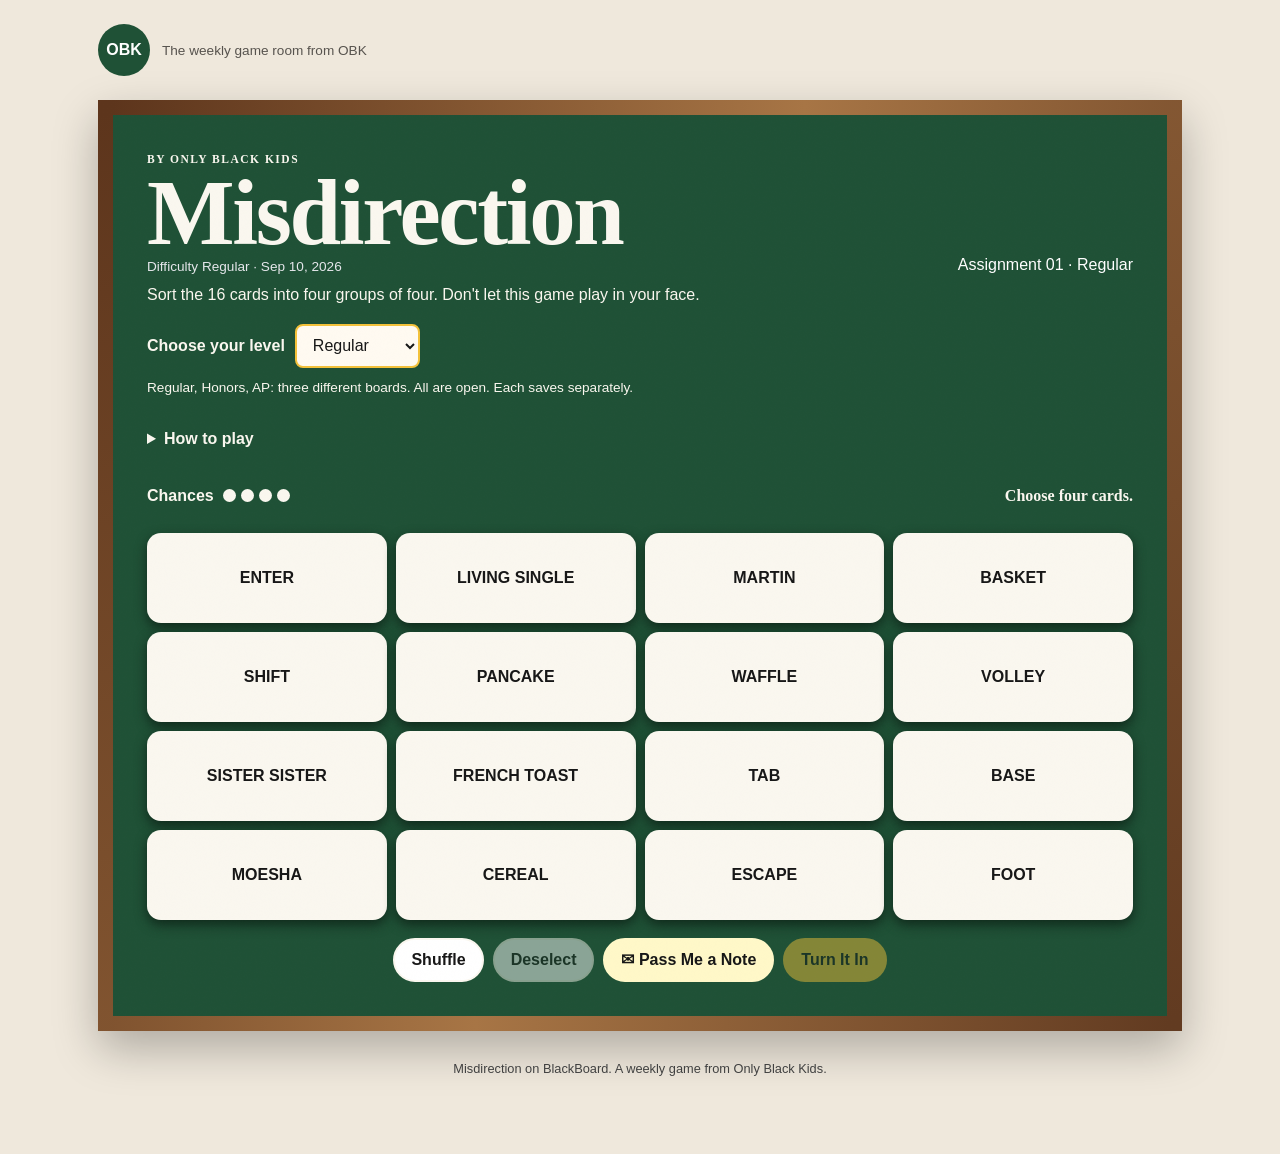
<file: embed/misdirection.html>
<!doctype html>
<html lang="en">
<head><meta charset="utf-8"><meta name="viewport" content="width=device-width,initial-scale=1"><meta name="robots" content="noindex,nofollow,noarchive"><meta name="theme-color" content="#1f5136"><title>Misdirection | Only Black Kids</title><meta name="description" content="Three levels. Three different boards. Find four hidden groups of four."><style>:root{--ink:#171717;--cream:#fffaf1;--paper:#fff;--accent:#f2b705;--freshman:#e6c35c;--sophomore:#8cc6ad;--junior:#78a8d8;--senior:#ba8bc7;--shadow:0 10px 30px rgb(0 0 0/.09)}
*{box-sizing:border-box}html{font-family:Inter,ui-sans-serif,-apple-system,BlinkMacSystemFont,"Segoe UI",Arial,sans-serif;color:var(--ink);background:var(--cream)}body{margin:0;min-width:320px}button,a{font:inherit}button{cursor:pointer}button:disabled{cursor:not-allowed;opacity:.48}:focus-visible{outline:4px solid #ef9c00;outline-offset:3px}.skip{position:fixed;left:1rem;top:-5rem;z-index:20;background:#fff;padding:.75rem}.skip:focus{top:1rem}.shell{width:min(960px,100%);margin:auto;padding:24px 18px 48px}.site-head{display:flex;align-items:center;justify-content:space-between;gap:20px;margin-bottom:24px}.brand{display:flex;gap:12px;align-items:center;text-decoration:none;color:inherit}.brand-mark{width:52px;height:52px;display:grid;place-items:center;border-radius:15px;background:var(--ink);color:var(--accent);font-weight:900}.brand-copy strong{font-size:clamp(1.45rem,5vw,2.2rem);display:block;letter-spacing:-.04em}.brand-copy span,.meta{font-size:.85rem;color:#57534e}.site-nav{display:flex;gap:15px;align-items:center}.site-nav a{color:inherit;font-weight:800;text-underline-offset:4px}.game{position:relative}.game-head{display:flex;justify-content:space-between;align-items:end;gap:18px;margin-bottom:12px}.eyebrow{text-transform:uppercase;letter-spacing:.13em;font-weight:900;font-size:.72rem}.game h1{font-size:clamp(2.4rem,8vw,4.5rem);letter-spacing:-.055em;line-height:.9;margin:.25rem 0}.lede{margin:.5rem 0 1.25rem;max-width:570px}.status{min-height:36px;display:flex;align-items:center;justify-content:space-between;gap:10px;font-weight:800;margin-bottom:10px}.mistakes-wrap{display:flex;align-items:center;gap:9px;white-space:nowrap}.mistakes{display:flex;gap:5px}.mistake-dot{width:13px;height:13px;border-radius:50%;background:currentColor}.mistake-dot.used{opacity:.16}.message{text-align:right}.solved{display:grid;gap:9px;margin-bottom:9px}.solved-card{border-radius:15px;padding:14px;text-align:center;display:grid;gap:3px;animation:reveal .28s ease both}.solved-card strong{font-size:1.1rem}.solved-card span:last-child{font-size:.88rem}.level-label{text-transform:uppercase;letter-spacing:.12em;font-size:.68rem;font-weight:900}.level-freshman{background:var(--freshman);color:#171717}.level-sophomore{background:var(--sophomore);color:#171717}.level-junior{background:var(--junior);color:#171717}.level-senior{background:var(--senior);color:#171717}.deck{display:grid;grid-template-columns:repeat(4,minmax(0,1fr));gap:9px}.tile{min-height:90px;padding:8px;border:0;border-radius:14px;background:var(--paper);color:var(--ink);box-shadow:var(--shadow);font-weight:900;font-size:clamp(.68rem,2.3vw,1rem);overflow-wrap:anywhere;transition:transform .15s,background .15s,color .15s}.tile:hover:not(:disabled){transform:translateY(-2px)}.tile.selected{background:var(--ink);color:#fff;transform:scale(.96)}.actions{display:flex;gap:9px;justify-content:center;flex-wrap:wrap;margin-top:18px}.pill{padding:10px 16px;border:2px solid currentColor;border-radius:999px;background:#fff;color:var(--ink);font-weight:900}.pill.primary{background:var(--ink);color:#fff;border-color:var(--ink)}.pill.note{background:#fff1a8}.utility{display:flex;justify-content:space-between;align-items:center;margin-top:22px;font-size:.85rem}.text-button{border:0;background:none;text-decoration:underline}.dialog{border:0;border-radius:20px;width:min(480px,calc(100% - 30px));padding:0;box-shadow:0 24px 80px #0006}.dialog::backdrop{background:#171717aa;backdrop-filter:blur(3px)}.dialog-inner{padding:25px}.dialog h2{margin:0 0 8px;font-size:1.8rem}.dialog-actions{display:flex;gap:8px;flex-wrap:wrap;margin-top:18px}.note-choices{display:grid;grid-template-columns:1fr 1fr;gap:10px;margin-top:15px}.note-choice{min-height:85px;border:1px solid #d6c774;border-radius:7px;background:#fff8c8;padding:10px;font-weight:900;box-shadow:3px 4px 0 #d6c774}.result-text{width:100%;height:185px;resize:none;padding:13px;border:1px solid #ccc;border-radius:10px;font:inherit;line-height:1.5}.noscript{padding:1rem;background:#fee2e2}.site-foot{text-align:center;padding:30px;color:#57534e;font-size:.8rem}
@keyframes reveal{from{opacity:0;transform:translateY(8px)}to{opacity:1;transform:none}}
@media(max-width:640px){.shell{padding:16px 12px 32px}.site-head{align-items:flex-start}.site-nav{flex-direction:column;align-items:flex-end;gap:6px}.brand-copy span{display:none}.game-head{align-items:start;flex-direction:column;gap:3px}.deck{gap:6px}.tile{min-height:73px;border-radius:10px}.status{font-size:.8rem}.actions{gap:6px}.pill{padding:9px 12px}.utility{align-items:flex-start;gap:12px}.note-choices{grid-template-columns:1fr}}
@media(prefers-reduced-motion:reduce){*,*::before,*::after{scroll-behavior:auto!important;animation:none!important;transition:none!important}}
/* Assignment controls and explanatory review. */
.assignment-picker{display:flex;flex-wrap:wrap;align-items:center;gap:10px;margin:18px 0}.assignment-picker label{font-weight:800}.assignment-picker select{font:inherit;min-height:44px;padding:8px 32px 8px 12px;border:2px solid #f3c13a;border-radius:8px;background:#fffaf1;color:#171717;max-width:100%}.assignment-picker p{flex-basis:100%;margin:0;font-size:.85rem;line-height:1.5}.how-to,.puzzle-review{margin:16px 0;line-height:1.6}.how-to summary,.puzzle-review summary{cursor:pointer;min-height:44px;padding:10px 0;font-weight:800}.legacy-notice{font-size:.85rem;line-height:1.5;border-left:3px solid #f3c13a;padding-left:12px}.group-explanation{font:400 .9rem/1.5 Inter,ui-sans-serif,sans-serif;margin:8px auto 0;max-width:65ch}.note-step .note-choice{width:100%;text-align:left}.note-step p{font-size:.95rem;line-height:1.5;margin:8px 0 16px}.note-step p:empty{display:none}.dialog-inner p{line-height:1.55}[hidden]{display:none!important}
/* Release accessibility: primary actions and navigation meet touch-target guidance. */
.pill,.text-button,.note-choice,.site-nav a,.utility a{min-height:44px}.pill,.text-button,.note-choice{min-width:44px}.site-nav a,.utility a{display:inline-flex;align-items:center}.share-status{min-height:1.5em;margin:.5rem 0;font-weight:700}.load-error{max-width:38rem;margin:2rem auto;text-align:center}
/* Final responsive and interaction polish. */
.site-nav a,.utility a,.archive a{color:inherit;text-decoration-color:var(--accent);text-decoration-thickness:2px;text-underline-offset:4px}
.archive .routes a{text-decoration:none}
.note-choice:disabled{opacity:1;color:#514b43;background:#eee6da;border-color:#958a7b}
.actions[hidden]{display:none!important}
.tile{word-break:normal;overflow-wrap:normal;hyphens:manual}
@media(max-width:640px){.tile{font-size:12px}.dialog-actions .pill{min-height:44px}}
@media(max-width:350px){.site-head{flex-wrap:wrap}.site-nav{width:100%;flex-direction:row;justify-content:space-between;align-items:center;gap:4px}.site-nav a{padding-inline:4px}.deck{grid-template-columns:repeat(2,minmax(0,1fr))}.tile{min-height:64px;font-size:13px;padding-inline:5px}}

html{background:#efe8dc}.shell{width:min(1120px,100%)}.brand-mark{border-radius:50%;background:#1f5136;color:#fff}.game{background:#1f5136;color:#faf7ef;border:clamp(8px,2vw,15px) solid #7b4f2d;border-image:linear-gradient(110deg,#5d351c,#a77545,#623b21) 1;border-radius:7px;box-shadow:0 18px 45px #0004;padding:clamp(18px,4vw,34px)}.game::after{content:"";position:absolute;inset:0;pointer-events:none;opacity:.2;background-image:url("data:image/svg+xml,%3Csvg xmlns='http://www.w3.org/2000/svg' width='80' height='80'%3E%3Cfilter id='n'%3E%3CfeTurbulence baseFrequency='.8' numOctaves='2' stitchTiles='stitch'/%3E%3C/filter%3E%3Crect width='100%25' height='100%25' filter='url(%23n)' opacity='.08'/%3E%3C/svg%3E")}.game h1,.message,.eyebrow{font-family:"Patrick Hand","Chalkboard SE",cursive}.game h1{font-size:clamp(3.2rem,9vw,5.8rem);letter-spacing:-.025em}.meta{color:#e5e7eb}.tile{background:#faf7ef;box-shadow:0 5px 12px #102a1c}.tile.selected{background:#f3c13a;color:#171717}.pill{border-color:#faf7ef}.pill.primary{background:#f3c13a;color:#171717;border-color:#f3c13a}.pill.note{background:#fff8c8;color:#171717;border-color:#fff8c8}.text-button{color:#fff}.solved-card{font-family:"Patrick Hand","Chalkboard SE",cursive;font-size:1.05rem;box-shadow:inset 0 0 18px rgb(255 255 255/.12);background-image:linear-gradient(102deg,transparent,rgb(255 255 255/.08),transparent)}.issue-stamp{text-align:right;color:#fff}.site-foot{color:#444}.dialog-inner{background-color:#fffdf5;background-image:repeating-linear-gradient(0deg,transparent 0,transparent 27px,rgb(65 105 160/.09) 28px);border-top:8px solid #7b4f2d;box-shadow:0 18px 55px #0006}.dialog-inner h2{font-family:"Patrick Hand","Chalkboard SE",cursive;font-size:2rem}.dialog .note-choice:disabled{color:#48433d;background:#e8dfd0}

/* Embedded documents are isolated by an iframe; these selectors cannot leak into Fourthwall. */
</style></head>
<body><a class="skip" href="#game">Skip to game</a><div class="shell">
<header class="site-head"><div class="brand"><span class="brand-mark">OBK</span><span class="brand-copy"><span>The weekly game room from OBK</span></span></div></header>
<main id="game" class="game" data-game data-variant="misdirection"><div class="game-head"><div><span class="eyebrow">by Only Black Kids</span><h1>Misdirection</h1><div class="meta"><span data-difficulty></span> · <span data-date></span></div></div><div class="issue-stamp" data-issue></div></div><p class="lede">Sort the 16 cards into four groups of four. Don't let this game play in your face.</p>
<div class="assignment-picker"><label for="assignment-level">Choose your level</label><select id="assignment-level" data-assignment-level aria-describedby="level-help"></select><p id="level-help">Regular, Honors, AP: three different boards. All are open. Each saves separately.</p></div>
<p class="legacy-notice" data-legacy-notice hidden></p>
<details class="how-to" data-how-to><summary>How to play</summary><p>Choose four cards with one shared connection, then Turn It In. Find all four groups to clear the board. You have four chances, so take your time!</p><p><strong>Example</strong> RAIN can go before BOW, COAT, DROP, and FALL to make rainbow, raincoat, raindrop, and rainfall. Some groups use meanings; others join words, change spacing, or use sounds.</p><p>Seeing &quot;One away&quot;? Three of your picks belong together. Swap one card and try again. Need a little help? Tap Pass Me a Note for a clue. You can ask for a stronger clue, then reveal one card if you're still stuck. Take only the help you want. Hints won't use up your chances.</p></details>
<div class="status"><div class="mistakes-wrap">Chances <span class="mistakes" data-mistakes></span></div><div class="message" data-message role="status" aria-live="polite">Choose four cards.</div></div>
<div class="solved" data-solved aria-label="Solved groups"></div><div class="deck" data-deck aria-label="Unsolved cards"></div>
<div class="actions"><button class="pill" type="button" data-shuffle>Shuffle</button><button class="pill" type="button" data-deselect>Deselect</button><button class="pill note" type="button" data-note>✉ Pass Me a Note</button><button class="pill primary" type="button" data-submit>Turn It In</button></div>
<details class="puzzle-review" data-puzzle-review hidden><summary data-review-title></summary><p data-review-text></p></details>
</main>
<noscript><p class="noscript">Misdirection needs JavaScript enabled to keep score.</p></noscript><footer class="site-foot">Misdirection on BlackBoard. A weekly game from Only Black Kids.</footer></div>
<dialog class="dialog" id="note-dialog" aria-labelledby="note-title"><div class="dialog-inner"><h2 id="note-title">Pass Me a Note</h2><p>Choose an unsolved group. Open a direction, a connection, or one tile, only as far as you want. Notes Used counts groups helped, not individual steps.</p><div class="note-choices" data-note-choices></div><div class="dialog-actions"><button class="pill" type="button" data-close-dialog>Back to the board</button></div></div></dialog>
<dialog class="dialog" id="result-dialog" aria-labelledby="result-title"><div class="dialog-inner"><h2 id="result-title" data-result-title>Report Card</h2><textarea class="result-text" data-result-text hidden readonly aria-label="Shareable result"></textarea><p class="share-status" data-share-status hidden role="status" aria-live="polite"></p><div class="dialog-actions"><button class="pill primary" type="button" data-copy>Copy</button><button class="pill" type="button" data-share>Share</button><button class="pill" type="button" data-close-dialog>Review</button><button class="pill" type="button" data-next-level hidden></button></div></div></dialog>
<script>const LEVELS = ['freshman', 'sophomore', 'junior', 'senior'];
const SYMBOLS = { freshman: '🟨', sophomore: '🟩', junior: '🟦', senior: '🟪' };

function solutionPaths(puzzle) {
  return puzzle.solutionPaths?.length ? puzzle.solutionPaths : [{ id: 'reference' }];
}

function groupsForPath(puzzle, path) {
  return puzzle.groups.map(group => ({
    ...group,
    words: path.overrides?.[group.level] || group.words
  }));
}

function sameWords(left, right) {
  return left.length === right.length && left.every(word => right.includes(word));
}

function groupForLevel(puzzle, state, level) {
  const paths = solutionPaths(puzzle);
  const path = paths.find(item => item.id === state.solutionPath) || paths[0];
  return groupsForPath(puzzle, path).find(group => group.level === level);
}

function shuffled(items, random = Math.random) {
  const copy = [...items];
  for (let i = copy.length - 1; i > 0; i--) {
    const j = Math.floor(random() * (i + 1));
    [copy[i], copy[j]] = [copy[j], copy[i]];
  }
  return copy;
}

function createGame(puzzle, variant = 'misdirection', random = Math.random) {
  return {
    version: 1,
    contentVersion: puzzle.contentVersion,
    puzzleId: puzzle.id,
    variant,
    remaining: shuffled(puzzle.groups.flatMap(group => group.words), random),
    selected: [],
    solved: [],
    solutionPath: null,
    mistakes: 0,
    notesUsed: [],
    status: 'playing',
    startedAt: Date.now()
  };
}

function toggleCard(state, word) {
  if (state.status !== 'playing' || !state.remaining.includes(word)) return state;
  const selected = state.selected.includes(word)
    ? state.selected.filter(item => item !== word)
    : state.selected.length < 4 ? [...state.selected, word] : state.selected;
  return { ...state, selected };
}

function deselectAll(state) {
  return { ...state, selected: [] };
}

function shuffleRemaining(state, random = Math.random) {
  return { ...state, remaining: shuffled(state.remaining, random) };
}

function submitSelection(state, puzzle) {
  if (state.status !== 'playing') return { state, event: 'inactive' };
  if (state.selected.length !== 4) return { state, event: 'incomplete' };
  const chosen = new Set(state.selected);
  const availablePaths = solutionPaths(puzzle).filter(path => !state.solutionPath || path.id === state.solutionPath);
  const matches = availablePaths.flatMap(path => groupsForPath(puzzle, path)
    .filter(group => !state.solved.includes(group.level) && group.words.every(word => chosen.has(word)))
    .map(group => ({ path, group })));
  const match = matches[0];
  const group = match?.group;
  if (group) {
    const matchingPathIds = new Set(matches
      .filter(item => item.group.level === group.level && sameWords(item.group.words, group.words))
      .map(item => item.path.id));
    const solutionPath = state.solutionPath || (matchingPathIds.size === 1 ? match.path.id : null);
    const solved = [...state.solved, group.level];
    const complete = solved.length === puzzle.groups.length;
    return {
      event: 'correct', group,
      state: {
        ...state,
        selected: [],
        solved,
        solutionPath,
        remaining: state.remaining.filter(word => !chosen.has(word)),
        status: complete ? 'complete' : 'playing',
        ...(complete ? { completedAt: Date.now() } : {})
      }
    };
  }
  const oneAway = availablePaths.some(path => groupsForPath(puzzle, path)
    .some(item => !state.solved.includes(item.level) && item.words.filter(word => chosen.has(word)).length === 3));
  const mistakes = state.mistakes + 1;
  const failed = mistakes >= 4;
  return {
    event: failed ? 'failed' : oneAway ? 'one-away' : 'wrong',
    oneAway,
    state: { ...state, selected: [], mistakes, status: failed ? 'failed' : 'playing' }
  };
}

function noteStage(state, level) {
  // Old saves already revealed a tile. Do not reset their notes or progress.
  return state.hintStages?.[level] ?? (state.notesUsed.includes(level) ? 3 : 0);
}

function useNote(state, level, puzzle) {
  if (!LEVELS.includes(level) || !puzzle.groups.some(group => group.level === level)) return { state, event: 'invalid-level' };
  if (state.status !== 'playing' || state.solved.includes(level)) return { state, event: 'inactive' };
  const stage = noteStage(state, level) + 1;
  if (stage > 3) return { state, event: 'already-used' };
  const group = groupForLevel(puzzle, state, level);
  const text = stage === 3 ? `One tile: ${group.hintWord}` : (group.hints?.[stage - 1] || (stage === 1 ? 'Look for a shared meaning or a word that joins each card.' : group.category));
  return {
    event: 'note-opened', level, stage, text,
    ...(stage === 3 ? { word: group.hintWord } : {}),
    state: { ...state, hintStages: { ...state.hintStages, [level]: stage },
      notesUsed: state.notesUsed.includes(level) ? state.notesUsed : [...state.notesUsed, level] }
  };
}

function resetGame(puzzle, variant = 'misdirection', random = Math.random) {
  return createGame(puzzle, variant, random);
}

function hydrateGame(value, puzzle, variant) {
  if (!value || value.version !== 1 || value.contentVersion !== puzzle.contentVersion || value.puzzleId !== puzzle.id || value.variant !== variant) return null;
  const allWords = puzzle.groups.flatMap(group => group.words);
  const paths = solutionPaths(puzzle);
  const requestedPath = value.solutionPath == null ? null : paths.find(path => path.id === value.solutionPath);
  if (value.solutionPath != null && !requestedPath) return null;
  const candidatePaths = requestedPath ? [requestedPath] : paths;
  const compatiblePaths = candidatePaths.filter(path => {
    const solvedWords = groupsForPath(puzzle, path)
      .filter(group => value.solved?.includes(group.level)).flatMap(group => group.words);
    const expected = allWords.filter(word => !solvedWords.includes(word));
    return Array.isArray(value.remaining) && sameWords(value.remaining, expected);
  });
  const valid = Array.isArray(value.remaining) && Array.isArray(value.selected) && Array.isArray(value.solved) &&
    Array.isArray(value.notesUsed) && Number.isInteger(value.mistakes) && value.mistakes >= 0 && value.mistakes <= 4 &&
    value.remaining.every(word => allWords.includes(word)) && new Set(value.remaining).size === value.remaining.length &&
    value.selected.every(word => value.remaining.includes(word)) && new Set(value.selected).size === value.selected.length && value.selected.length <= 4 &&
    value.solved.every(level => LEVELS.includes(level)) && new Set(value.solved).size === value.solved.length &&
    value.notesUsed.every(level => LEVELS.includes(level)) && new Set(value.notesUsed).size === value.notesUsed.length &&
    ['playing','complete','failed'].includes(value.status) && compatiblePaths.length > 0 &&
    (value.status !== 'complete' || (value.solved.length === puzzle.groups.length && value.remaining.length === 0)) &&
    (value.status !== 'playing' || value.solved.length < puzzle.groups.length);
  if (!valid) return null;
  const inferredPath = value.solutionPath ?? (compatiblePaths.length === 1 && paths.length > 1 ? compatiblePaths[0].id : null);
  return Object.hasOwn(value, 'solutionPath') && value.solutionPath === inferredPath ? value : { ...value, solutionPath: inferredPath };
}

// Keep the working route until /beta-misdirection is created and verified.
// The public share destination can be changed here without touching saved progress.
const SHARE_BASE_URL = 'https://onlyblackkids.com/beta-misdirection';

function resultText(state, puzzle) {
  const rows = state.solved.map(level => SYMBOLS[level]).join('\n');
  const assignment = puzzle.assignmentLevel ? `${puzzle.title} · ${puzzle.assignmentLevel}` : puzzle.title;
  const outcome = state.status === 'failed' ? 'Not solved' : state.status === 'complete' ? 'Solved' : 'In progress';
  const playUrl = `${SHARE_BASE_URL}?issue=${encodeURIComponent(puzzle.id)}`;
  return [`Misdirection`, assignment, `Outcome: ${outcome}`, ...(rows ? [rows] : []),
    `Mistakes: ${state.mistakes}`, `Notes Used: ${state.notesUsed.length}`,
    `Try this assignment: ${playUrl}`].join('\n');
}


const allowed = new Set([
  'blackboard_page_view','extra_credit_started','submission_correct','submission_wrong',
  'one_away_triggered','note_opened','group_solved','puzzle_completed','puzzle_failed',
  'result_copied','result_shared','archive_opened','session_summary'
]);
const allowedDetailKeys = new Set(['issue','variant','level','mistakes','notes','release','classLevel']);
const allowedAttribution = ['tester','first','position','utm_source','utm_medium','utm_campaign','utm_content','release','classLevel'];
const parentChannel = 'obk:blackboard:analytics:v1';
const collectorName = 'OBK Extra Credit Beta Analytics';
const collectorUrl = 'https://docs.google.com/forms/d/e/1FAIpQLSeT6aYOohLqDKbA_g9wj3XzfJS9mZMpETEm-7RBGRyx_tzQ-w/formResponse';
const collectorField = 'entry.709548594';
const sessionKey = 'obk:extra-credit:analytics-session:v1';
const schemaVersion = 1;

let configured = false;
let context = {};
let attribution = {};
let sessionId = '';
let sequence = 0;
let sessionStartedAt = Date.now();
let activeStartedAt = null;
let activeMilliseconds = 0;
let lastEvent = 'none';
let summaryVersion = 0;
const progress = { attempts:0, hints:0, groups_solved:0, outcome:'in_progress' };

function safeSessionId() {
  try {
    const existing = sessionStorage.getItem(sessionKey);
    if (existing && /^[a-zA-Z0-9-]{8,80}$/.test(existing)) return existing;
    const created = crypto.randomUUID?.() || `visit-${Date.now()}-${Math.random().toString(36).slice(2,10)}`;
    sessionStorage.setItem(sessionKey, created);
    return created;
  } catch {
    return `visit-${Date.now()}-${Math.random().toString(36).slice(2,10)}`;
  }
}

function cleanToken(value, maximum = 64) {
  return typeof value === 'string' && /^[a-zA-Z0-9._-]+$/.test(value) ? value.slice(0, maximum) : undefined;
}

function readAttribution() {
  const params = new URLSearchParams(location.search);
  const values = {};
  for (const key of allowedAttribution) {
    const cleaned = cleanToken(params.get(key));
    if (cleaned) values[key] = cleaned;
  }
  if (!/^beta(?:0[1-9]|10)$/.test(values.tester || '')) delete values.tester;
  if (!['blackboard','misdirection'].includes(values.first)) delete values.first;
  if (!['1','2'].includes(values.position)) delete values.position;
  if (values.position) values.position = Number(values.position);
  return cleanAssignment(values);
}

function cleanAssignment(values) {
  if (!['round2', 'legacy'].includes(values.release)) delete values.release;
  const levels = { regular: 'Regular', honors: 'Honors', ap: 'AP', legacy: 'Legacy' };
  const level = typeof values.classLevel === 'string' ? levels[values.classLevel.toLowerCase()] : undefined;
  if (typeof level === 'string') values.classLevel = level;
  else delete values.classLevel;
  return values;
}

function deviceClass() {
  if (innerWidth < 600) return 'mobile';
  if (innerWidth < 1000) return 'tablet';
  return 'desktop';
}

function updateActiveTime() {
  const now = performance.now();
  if (document.visibilityState === 'visible') {
    if (activeStartedAt === null) activeStartedAt = now;
  } else if (activeStartedAt !== null) {
    activeMilliseconds += Math.max(0, now - activeStartedAt);
    activeStartedAt = null;
  }
}

function activeSeconds() {
  updateActiveTime();
  const current = activeStartedAt === null ? 0 : Math.max(0, performance.now() - activeStartedAt);
  return Math.round((activeMilliseconds + current) / 1000);
}

function safeDetails(details) {
  return cleanAssignment(Object.fromEntries(Object.entries(details).filter(([key, value]) =>
    allowedDetailKeys.has(key) && ['string','number','boolean'].includes(typeof value)
  )));
}

function updateProgress(name) {
  if (name === 'submission_correct' || name === 'submission_wrong') progress.attempts += 1;
  if (name === 'note_opened') progress.hints += 1;
  if (name === 'group_solved') progress.groups_solved += 1;
  if (name === 'puzzle_completed') progress.outcome = 'completed';
  if (name === 'puzzle_failed') progress.outcome = 'failed';
}

function send(event, details = {}) {
  const payload = {
    schema: schemaVersion,
    collector: collectorName,
    event,
    occurred_at: new Date().toISOString(),
    session_id: sessionId,
    sequence: ++sequence,
    active_seconds: activeSeconds(),
    elapsed_seconds: Math.max(0, Math.round((Date.now() - sessionStartedAt) / 1000)),
    device: deviceClass(),
    ...attribution,
    ...context,
    ...progress,
    ...details
  };
  try {
    const body = new URLSearchParams({
      [collectorField]: JSON.stringify(payload),
      fvv: '1',
      pageHistory: '0',
      submissionTimestamp: '-1'
    });
    navigator.sendBeacon(collectorUrl, body);
  } catch {
    // Analytics must never interrupt the game.
  }
  return payload;
}

function sendSummary() {
  if (!configured || lastEvent === 'none') return;
  summaryVersion += 1;
  send('session_summary', { last_event:lastEvent, summary_version:summaryVersion });
}

function configureAnalytics(baseContext = {}) {
  if (configured) return;
  configured = true;
  sessionId = safeSessionId();
  attribution = readAttribution();
  context = safeDetails(baseContext);
  sessionStartedAt = Date.now();
  updateActiveTime();
  document.addEventListener('visibilitychange', () => {
    updateActiveTime();
    if (document.visibilityState === 'hidden') sendSummary();
  });
  addEventListener('pagehide', sendSummary);
}

function track(name, details = {}) {
  if (!allowed.has(name)) return;
  if (!configured) configureAnalytics();
  const safe = safeDetails(details);
  updateProgress(name);
  const collected = send(name, safe);
  lastEvent = name;
  const payload = { name, ...attribution, ...context, ...safe };
  window.dispatchEvent(new CustomEvent('blackboard:analytics', { detail: payload }));
  if (Array.isArray(window.dataLayer)) window.dataLayer.push({ event:name, ...payload });
  if (window.parent !== window) window.parent.postMessage({ channel:parentChannel, payload }, '*');
  return collected;
}

const root = document.querySelector('[data-game]');
const variant = root.dataset.variant;
const $ = selector => document.querySelector(selector);

function renderLoadError() {
  const panel = document.createElement('section');
  panel.className = 'load-error';
  panel.setAttribute('role', 'alert');
  const title = document.createElement('h2');
  title.textContent = 'We could not load this puzzle.';
  const detail = document.createElement('p');
  detail.textContent = 'Check your connection or puzzle data, then try again.';
  const retry = document.createElement('button');
  retry.type = 'button';
  retry.className = 'pill primary';
  retry.textContent = 'Retry puzzle';
  retry.addEventListener('click', () => location.reload());
  panel.append(title, detail, retry);
  root.replaceChildren(panel);
}

function isPuzzle(value) {
  if (!value || typeof value.id !== 'string' || typeof value.contentVersion !== 'string' ||
      typeof value.title !== 'string' || typeof value.publishDate !== 'string' || !Array.isArray(value.groups) || value.groups.length !== 4) return false;
  const words = value.groups.flatMap(group => Array.isArray(group.words) ? group.words : []);
  return words.length === 16 && new Set(words).size === 16 && value.groups.every(group =>
    LEVELS.includes(group.level) && typeof group.category === 'string' && group.words.length === 4 &&
    group.words.every(word => typeof word === 'string') && group.words.includes(group.hintWord));
}

const catalog = {"currentRelease":"round2","puzzles":[{"id":"004","contentVersion":"1.0.0","title":"Assignment #004","publishDate":"2026-08-29","difficulty":"1.8","dek":"A level 1.8 warm-up with just enough side-eye.","groups":[{"level":"freshman","category":"Classic board games","words":["SORRY","CLUE","TROUBLE","LIFE"],"hintWord":"SORRY","hints":["Think about a night around the table.","These are names of board games."],"explanation":"Sorry!, Clue, Trouble, and The Game of Life are board games. Everyday meanings of their names are the distraction."},{"level":"sophomore","category":"Black-led UPN sitcoms","words":["MOESHA","EVE","THE PARKERS","ONE ON ONE"],"hintWord":"MOESHA","hints":["Think TV comedy and familiar faces.","Look for Black-led sitcoms that aired on UPN."],"explanation":"Moesha, Eve, The Parkers, and One on One all aired on UPN. Here the cards are show titles, not individual names or phrases."},{"level":"junior","category":"___ Day","words":["FIELD","GAME","SICK","SNOW"],"hintWord":"FIELD","hints":["Try placing the same word after each card.","Each card can come before Day."],"explanation":"Field day, game day, sick day, and snow day. The same following word completes all four phrases."},{"level":"senior","category":"Start with a silent letter","words":["KNIFE","GNOME","WRIST","PSALM"],"hintWord":"KNIFE","hints":["Say the words aloud, then compare their spelling.","The first written letter is not pronounced."],"explanation":"The K in knife, G in gnome, W in wrist, and P in psalm are silent in standard English pronunciation."}],"solutionPaths":[{"id":"reference"}]},{"id":"003","contentVersion":"1.0.0","title":"Assignment #003","publishDate":"2026-09-07","difficulty":"4.0","dek":"Some cards are absolutely trying to set you up.","legacyNotice":"Legacy beta board: one group uses a loose association. Original cards, accepted answers, and saved progress are preserved. The new assignment uses consistent rules.","reviewTitle":"Why colors were tempting","review":"BLACK, GREEN, BLUE, and PURPLE are all colors, so that was a reasonable guess. This board asks for a complete partition: the remaining twelve cards must also form three accepted groups. Colors does not complete either supported solution. The BLACK/PURPLE swap between the Prince and Bean groups is accepted as a legacy alternate. That flexibility does not make the original PURPLE clue a literal fit.","groups":[{"level":"freshman","category":"___ Berry","words":["HALLE","CHUCK","BLUE","STRAW"],"hintWord":"HALLE","hints":["Names and food can share an ending.","Try adding Berry after each card. Spaces may disappear."],"explanation":"Halle Berry and Chuck Berry are names; blueberry and strawberry are fruits. The rule allows joined words as well as names with a space."},{"level":"sophomore","category":"___ Rock","words":["CHRIS","KID","PUNK","FRAGGLE"],"hintWord":"CHRIS","hints":["Think entertainment, but not just one kind.","Try adding Rock after each card."],"explanation":"Chris Rock, Kid Rock, punk rock, and Fraggle Rock connect a performer, a musician, a genre, and a show through Rock."},{"level":"junior","category":"___ Prince","words":["FRESH","PURPLE","HALF-BLOOD","LITTLE"],"hintWord":"FRESH","hints":["Think names and titles. This legacy group has one loose association.","The shared word is Prince. In this old board, one accepted card is associated with the musician rather than a literal phrase."],"explanation":"Fresh Prince, Half-Blood Prince, and The Little Prince are names or titles. PURPLE is a legacy association with the musician Prince, not a literal ___ Prince fit. That inconsistency belongs to the puzzle, not the solver. It remains accepted here to preserve old games.","alternateExplanation":"This saved alternate uses Black Prince, alongside Fresh Prince, Half-Blood Prince, and The Little Prince. The BLACK/PURPLE swap remains accepted for legacy compatibility; it does not justify the original PURPLE clue."},{"level":"senior","category":"___ Bean","words":["BLACK","GREEN","STRING","JELLY"],"hintWord":"JELLY","hints":["Think food, with a sweet exception.","Try adding Bean after each card."],"explanation":"Black bean, green bean, string bean, and jelly bean all complete the phrase. The candy is the change of direction.","alternateExplanation":"Purple beans have purple pods; green bean, string bean, and jelly bean complete the other phrases. This is the complementary Bean group for the accepted BLACK/PURPLE legacy swap."}],"solutionPaths":[{"id":"reference"},{"id":"black-purple-swap","overrides":{"junior":["FRESH","BLACK","HALF-BLOOD","LITTLE"],"senior":["PURPLE","GREEN","STRING","JELLY"]}}]},{"id":"005","contentVersion":"1.0.0","title":"Assignment 01","release":"round2","assignmentLevel":"Regular","publishDate":"2026-09-10","difficulty":"Regular","dek":"Familiar things, a few double takes.","groups":[{"level":"freshman","category":"Breakfast foods","words":["WAFFLE","PANCAKE","FRENCH TOAST","CEREAL"],"hintWord":"WAFFLE","hints":["Picture the start of a day.","These can all be breakfast foods."],"explanation":"Waffles, pancakes, French toast, and cereal are familiar breakfast foods. Waffle can also mean being indecisive, but here it belongs on a plate."},{"level":"sophomore","category":"Black-led sitcoms that debuted in the 1990s","words":["MARTIN","LIVING SINGLE","MOESHA","SISTER SISTER"],"hintWord":"MARTIN","hints":["Think after-school reruns and TV comedy.","These are Black-led sitcoms that debuted in the 1990s."],"explanation":"Martin (1992), Living Single (1993), Sister, Sister (1994), and Moesha (1996) are sitcoms with Black leads. The card drops the comma in Sister, Sister."},{"level":"junior","category":"___ ball sports","words":["BASKET","FOOT","BASE","VOLLEY"],"hintWord":"BASKET","hints":["Try adding the same ending to each card.","Add ball to make the name of a sport."],"explanation":"Basketball, football, baseball, and volleyball. Each card becomes a sport when ball is joined to its end."},{"level":"senior","category":"Computer keyboard keys","words":["ESCAPE","SHIFT","TAB","ENTER"],"hintWord":"ESCAPE","hints":["Look near your hands at a computer.","These words label keyboard keys."],"explanation":"Escape, Shift, Tab, and Enter are keyboard keys. They also have ordinary meanings, which can pull attention away from the keyboard."}],"solutionPaths":[{"id":"reference"}]},{"id":"006","contentVersion":"1.0.0","title":"Assignment 01","release":"round2","assignmentLevel":"Honors","publishDate":"2026-09-10","difficulty":"Honors","dek":"A word can fit locally and still leave the wrong remainder.","reviewTitle":"Why an overlap is not always a solution","review":"Green light and green room are reasonable connections. On this board GREEN completes House, leaving the other cards able to form their own full groups. Try checking the remaining cards before committing to an attractive phrase.","groups":[{"level":"freshman","category":"___ light","words":["FLASH","SPOT","MOON","TRAFFIC"],"hintWord":"TRAFFIC","hints":["Try following the cards with the same word.","Each can come before light."],"explanation":"Flashlight, spotlight, moonlight, and traffic light. The rule allows closed compounds and spaced phrases."},{"level":"sophomore","category":"___ house","words":["GREEN","FULL","POWER","TREE"],"hintWord":"TREE","hints":["Some of these point to buildings, but one can be a hand of cards.","Each can come before house."],"explanation":"Greenhouse, full house, powerhouse, and tree house. A full house can be a poker hand; a powerhouse can mean a powerful person or organization."},{"level":"junior","category":"___ board","words":["SKATE","SCORE","DASH","CUP"],"hintWord":"SKATE","hints":["Look for a shared written ending, even when pronunciation changes.","Join each card to board."],"explanation":"Skateboard, scoreboard, dashboard, and cupboard. Cupboard is spelled with cup plus board even though its P is usually silent."},{"level":"senior","category":"___ room","words":["BALL","CLASS","COURT","SHOW"],"hintWord":"COURT","hints":["Think places with different purposes.","Each can come before room."],"explanation":"Ballroom, classroom, courtroom, and showroom. All four are established room words, not just descriptions of any room."}],"solutionPaths":[{"id":"reference"}]},{"id":"007","contentVersion":"1.0.0","title":"Assignment 01","release":"round2","assignmentLevel":"AP","publishDate":"2026-09-10","difficulty":"AP","dek":"Read it, say it, then look again.","groups":[{"level":"freshman","category":"Sound like letter names","words":["BEE","QUEUE","WHY","EYE"],"hintWord":"QUEUE","hints":["Say these aloud. Meaning is not the key.","Each sounds like the name of a single letter."],"explanation":"Bee sounds like B, queue like Q, why like Y, and eye like I. This group uses sound, not spelling or meaning."},{"level":"sophomore","category":"Begin with a silent letter","words":["KNIGHT","WRAP","GNAT","PSYCH"],"hintWord":"KNIGHT","hints":["Compare the first written character with the first sound.","The initial written letter is silent."],"explanation":"The K in knight, W in wrap, G in gnat, and P in psych are silent in standard English pronunciation."},{"level":"junior","category":"Reverse into another everyday word","words":["DRAW","LIVE","PART","STOP"],"hintWord":"DRAW","hints":["Change the direction in which you read.","Reverse each word letter by letter."],"explanation":"DRAW becomes WARD, LIVE becomes EVIL, PART becomes TRAP, and STOP becomes POTS. All four reverse into a different everyday word."},{"level":"senior","category":"___ cut","words":["SHORT","UNDER","CREW","PAPER"],"hintWord":"CREW","hints":["One following word links a route, a hairstyle, and more.","Each can come before cut."],"explanation":"Shortcut, undercut, crew cut, and paper cut. The rule allows both joined words and spaced phrases."}],"solutionPaths":[{"id":"reference"}]}]};
if (catalog) {
  const requested = new URLSearchParams(location.search).get('issue');
  const assignments = catalog.puzzles.filter(item => item.release === catalog.currentRelease && item.assignmentLevel);
  const puzzle = catalog.puzzles.find(item => item.id === requested) || assignments.find(item => item.assignmentLevel === 'Regular') || catalog.puzzles.at(-1);
  const storageKey = `obk:blackboard:${puzzle.id}:${variant}`;
  let memorySave = null;
  let storageWarning = false;
  let saved = null;
  try {
    const raw = localStorage.getItem(storageKey);
    saved = raw ? JSON.parse(raw) : null;
  } catch {
    saved = memorySave;
    storageWarning = true;
  }
  let state = hydrateGame(saved, puzzle, variant) || createGame(puzzle, variant);
  let analyticsStarted = false;
  configureAnalytics({ issue:puzzle.id, variant, release:puzzle.release || 'legacy', classLevel:puzzle.assignmentLevel || 'Legacy' });

  const els = {
    issue: $('[data-issue]'), date: $('[data-date]'), difficulty: $('[data-difficulty]'),
    deck: $('[data-deck]'), solved: $('[data-solved]'), message: $('[data-message]'),
    mistakes: $('[data-mistakes]'), submit: $('[data-submit]'), deselect: $('[data-deselect]'),
    shuffle: $('[data-shuffle]'), reset: $('[data-reset]'), note: $('[data-note]'),
    noteDialog: $('#note-dialog'), noteChoices: $('[data-note-choices]'),
    resultDialog: $('#result-dialog'), resultText: $('[data-result-text]'),
    copy: $('[data-copy]'), share: $('[data-share]'), resultTitle: $('[data-result-title]'),
    actions: $('.actions'),
    shareStatus: $('[data-share-status]')
  };

  function chooseAssignment(id) {
    persist();
    const url = new URL(location.href);
    url.searchParams.set('issue', id);
    location.assign(url);
  }
  const picker = $('[data-assignment-level]');
  if (picker) {
    const options = assignments.includes(puzzle) ? assignments : [puzzle, ...assignments];
    picker.replaceChildren(...options.map(item => {
      const option = document.createElement('option');
      option.value = item.id;
      option.textContent = item.assignmentLevel || `${item.title} (legacy)`;
      option.selected = item.id === puzzle.id;
      return option;
    }));
    picker.addEventListener('change', () => chooseAssignment(picker.value));
  }
  const legacyNotice = $('[data-legacy-notice]');
  if (legacyNotice) {
    legacyNotice.hidden = !puzzle.legacyNotice;
    legacyNotice.textContent = puzzle.legacyNotice || '';
  }
  const howTo = $('[data-how-to]');
  if (howTo) {
    const dialog = document.createElement('dialog');
    dialog.id = 'rules-dialog';
    dialog.className = 'dialog';
    dialog.setAttribute('aria-labelledby', 'rules-title');
    const inner = document.createElement('div');
    inner.className = 'dialog-inner';
    const title = document.createElement('h2');
    title.id = 'rules-title';
    title.textContent = 'Game rules';
    const close = document.createElement('button');
    close.className = 'pill primary';
    close.type = 'button';
    close.dataset.closeDialog = '';
    close.textContent = 'Back to the board';
    inner.append(title, ...[...howTo.querySelectorAll('p')].map(p => p.cloneNode(true)), close);
    dialog.append(inner);
    document.body.append(dialog);
    howTo.querySelector('summary').addEventListener('click', event => {
      event.preventDefault();
      dialog.showModal();
    });
  }

  function announce(text) { els.message.textContent = text; }
  function titleCase(word) { return word[0].toUpperCase() + word.slice(1); }
  function groupFor(level) { return groupForLevel(puzzle, state, level); }
  function persist() {
    memorySave = JSON.parse(JSON.stringify(state));
    try { localStorage.setItem(storageKey, JSON.stringify(state)); }
    catch { storageWarning = true; }
  }
  function storageNotice() {
    if (storageWarning) announce('Progress is saved for this visit only.');
  }

  function render() {
    els.issue.textContent = puzzle.assignmentLevel ? `${puzzle.title} · ${puzzle.assignmentLevel}` : puzzle.title;
    els.date.textContent = new Date(`${puzzle.publishDate}T12:00:00`).toLocaleDateString(undefined, { month:'short', day:'numeric', year:'numeric' });
    els.difficulty.textContent = `Difficulty ${puzzle.difficulty}`;
    const visibleWords = state.status === 'failed' ? [] : state.remaining;
    els.deck.replaceChildren(...visibleWords.map(word => {
      const button = document.createElement('button');
      button.type = 'button';
      button.className = `tile${state.selected.includes(word) ? ' selected' : ''}`;
      button.textContent = word;
      button.dataset.word = word;
      button.setAttribute('aria-pressed', String(state.selected.includes(word)));
      button.disabled = state.status !== 'playing';
      button.addEventListener('click', () => {
        const wasSelected = state.selected.includes(word);
        const atLimit = state.selected.length === 4 && !state.selected.includes(word);
        state = toggleCard(state, word);
        if (!analyticsStarted && !wasSelected && state.selected.includes(word)) {
          analyticsStarted = true;
          track('extra_credit_started', { issue:puzzle.id, variant });
        }
        persist();
        render();
        if (atLimit) announce('Four-card limit reached. Deselect a card before choosing another.');
      });
      return button;
    }));

    const shownLevels = state.status === 'failed' ? LEVELS : state.solved;
    els.solved.replaceChildren(...shownLevels.map(level => {
      const group = groupFor(level);
      const card = document.createElement('section');
      card.className = `solved-card level-${level}`;
      const label = document.createElement('span');
      label.className = 'level-label';
      label.textContent = titleCase(level);
      const category = document.createElement('strong');
      category.textContent = group.category;
      const words = document.createElement('span');
      words.textContent = group.words.join(' · ');
      card.append(label, category, words);
      return card;
    }));
    els.mistakes.replaceChildren(...Array.from({ length: 4 }, (_, index) => {
      const dot = document.createElement('span');
      dot.className = `mistake-dot${index < state.mistakes ? ' used' : ''}`;
      dot.setAttribute('aria-hidden', 'true');
      return dot;
    }));
    els.mistakes.setAttribute('aria-label', `${4-state.mistakes} mistakes remaining`);
    els.submit.disabled = state.selected.length !== 4 || state.status !== 'playing';
    els.deselect.disabled = state.selected.length === 0 || state.status !== 'playing';
    els.shuffle.disabled = state.status !== 'playing';
    els.note.disabled = state.status !== 'playing';
    els.actions.hidden = state.status === 'failed';
    const review = $('[data-puzzle-review]');
    if (review) {
      review.hidden = state.status === 'playing' || !puzzle.review;
      $('[data-review-title]').textContent = puzzle.reviewTitle || 'Review this board';
      $('[data-review-text]').textContent = puzzle.review || '';
    }
    if (state.status === 'failed') announce('Class dismissed — the board has been revealed.');
    if (state.status === 'complete') openResult('Extra credit earned!');
    if (state.status === 'failed') openResult('Class dismissed — review the board.');
  }

  function openResult(title) {
    els.resultTitle.textContent = title;
    els.resultText.value = resultText(state, puzzle);
    els.resultText.setSelectionRange(0, 0);
    els.resultText.scrollTop = 0;
    els.resultText.hidden = true;
    els.shareStatus.hidden = true;
    const nextButton = $('[data-next-level]');
    const next = assignments[assignments.indexOf(puzzle) + 1];
    if (nextButton) {
      nextButton.hidden = !next;
      nextButton.textContent = next ? `Try ${next.assignmentLevel}` : '';
      nextButton.onclick = next ? () => chooseAssignment(next.id) : null;
    }
    if (!els.resultDialog.open) {
      els.copy.textContent = 'Copy';
      els.shareStatus.textContent = '';
      els.resultDialog.showModal();
    }
    els.resultText.setSelectionRange(0, 0);
    els.resultText.scrollTop = 0;
  }

  function manualCopyFallback() {
    els.resultText.hidden = false;
    els.shareStatus.hidden = false;
    els.shareStatus.textContent = 'Select the spoiler-free result above and copy manually.';
    els.resultText.focus();
    els.resultText.select();
  }

  function renderNoteChoices(focusAfterLevel = null) {
    els.noteChoices.replaceChildren(...LEVELS.map(level => {
      const button = document.createElement('button');
      button.type = 'button';
      button.className = 'note-choice';
      button.dataset.level = level;
      const stage = noteStage(state, level);
      const solved = state.solved.includes(level);
      const group = groupFor(level);
      button.textContent = `${titleCase(level)} — ${solved ? 'Solved' : stage === 0 ? 'Get a direction' : stage === 1 ? 'Get the connection' : stage === 2 ? 'Reveal one tile' : `Tile revealed: ${group.hintWord}`}`;
      button.disabled = solved || stage === 3;
      const section = document.createElement('section');
      section.className = 'note-step';
      const hint = document.createElement('p');
      hint.dataset.hintText = level;
      hint.setAttribute('aria-live', 'polite');
      hint.textContent = stage === 3 ? `One tile: ${group.hintWord}` : stage ? (group.hints?.[stage - 1] || group.category) : '';
      section.append(button, hint);
      button.addEventListener('click', () => {
        const result = useNote(state, level, puzzle);
        state = result.state;
        persist();
        announce(`${titleCase(level)} note: ${result.text}`);
        track('note_opened', { issue:puzzle.id, variant, level });
        render();
        renderNoteChoices(level);
      });
      return section;
    }));
    if (focusAfterLevel) {
      const index = LEVELS.indexOf(focusAfterLevel);
      const candidates = [...els.noteChoices.querySelectorAll('button:not(:disabled)')];
      const next = candidates.find(button => button.dataset.level === focusAfterLevel) || candidates.find(button => LEVELS.indexOf(button.dataset.level) > index) || candidates[0] || els.noteDialog.querySelector('[data-close-dialog]');
      next.focus();
    }
  }

  els.submit.addEventListener('click', () => {
    const outcome = submitSelection(state, puzzle);
    state = outcome.state;
    if (outcome.event === 'incomplete') return announce('Choose exactly four cards.');
    if (outcome.event === 'correct') {
      announce(`${titleCase(outcome.group.level)} group solved.`);
      track('submission_correct', { issue:puzzle.id, variant });
      track('group_solved', { issue:puzzle.id, variant, level:outcome.group.level });
    } else {
      announce(outcome.event === 'failed' ? 'Class dismissed — the board has been revealed.' : outcome.oneAway ? 'One away — three belong together.' : 'That set does not make the grade.');
      track('submission_wrong', { issue:puzzle.id, variant, mistakes:state.mistakes });
      if (outcome.oneAway) track('one_away_triggered', { issue:puzzle.id, variant });
    }
    if (state.status === 'complete') track('puzzle_completed', { issue:puzzle.id, variant, mistakes:state.mistakes, notes:state.notesUsed.length });
    if (state.status === 'failed') track('puzzle_failed', { issue:puzzle.id, variant });
    persist(); render();
  });
  els.deselect.addEventListener('click', () => { state = deselectAll(state); persist(); render(); announce('Selection cleared.'); });
  els.shuffle.addEventListener('click', () => { state = shuffleRemaining(state); persist(); render(); announce('Cards shuffled.'); });
  els.reset?.addEventListener('click', () => {
    if (!confirm('Start this issue over? Your saved progress will be erased.')) return;
    try { localStorage.removeItem(storageKey); } catch { storageWarning = true; }
    memorySave = null;
    state = createGame(puzzle, variant);
    els.copy.textContent = 'Copy';
    els.shareStatus.textContent = '';
    persist(); render(); announce('Fresh board ready.');
  });
  els.note.addEventListener('click', () => {
    renderNoteChoices();
    els.noteDialog.showModal();
    (els.noteChoices.querySelector('button:not(:disabled)') || els.noteDialog.querySelector('[data-close-dialog]')).focus();
  });
  document.querySelectorAll('[data-close-dialog]').forEach(button => button.addEventListener('click', () => button.closest('dialog').close()));
  els.copy.addEventListener('click', async () => {
    try {
      if (!navigator.clipboard?.writeText) throw new Error('clipboard unavailable');
      await navigator.clipboard.writeText(resultText(state, puzzle));
      els.copy.textContent = 'Copied!';
      els.shareStatus.textContent = '';
      track('result_copied', { issue:puzzle.id, variant });
    } catch { manualCopyFallback(); }
  });
  els.share.addEventListener('click', async () => {
    els.shareStatus.textContent = '';
    try {
      if (typeof navigator.share !== 'function') {
        els.copy.click();
        return;
      }
      await navigator.share({ title:puzzle.title, text:resultText(state,puzzle) });
      track('result_shared', { issue:puzzle.id, variant });
    } catch (error) {
      if (error?.name !== 'AbortError') manualCopyFallback();
    }
  });

  document.addEventListener('keydown', event => {
    if (event.key === 'Escape' && state.selected.length && !document.querySelector('dialog[open]')) {
      state = deselectAll(state); persist(); render(); announce('Selection cleared.');
    }
  });
  track('blackboard_page_view', { issue:puzzle.id, variant });
  render();
  persist();
  storageNotice();
}
</script>
<script>(()=>{const channel="obk:blackboard:embed-size:v1";let last=0;const send=()=>{const height=Math.max(document.documentElement.scrollHeight,document.body.scrollHeight);if(height!==last){last=height;parent.postMessage({channel,height},'*')}};new ResizeObserver(send).observe(document.documentElement);addEventListener('load',send);addEventListener('resize',send);send()})()</script>
</body></html>
</file>
<file: assets/css/base.css>
:root{--ink:#171717;--cream:#fffaf1;--paper:#fff;--accent:#f2b705;--freshman:#e6c35c;--sophomore:#8cc6ad;--junior:#78a8d8;--senior:#ba8bc7;--shadow:0 10px 30px rgb(0 0 0/.09)}
*{box-sizing:border-box}html{font-family:Inter,ui-sans-serif,-apple-system,BlinkMacSystemFont,"Segoe UI",Arial,sans-serif;color:var(--ink);background:var(--cream)}body{margin:0;min-width:320px}button,a{font:inherit}button{cursor:pointer}button:disabled{cursor:not-allowed;opacity:.48}:focus-visible{outline:4px solid #ef9c00;outline-offset:3px}.skip{position:fixed;left:1rem;top:-5rem;z-index:20;background:#fff;padding:.75rem}.skip:focus{top:1rem}.shell{width:min(960px,100%);margin:auto;padding:24px 18px 48px}.site-head{display:flex;align-items:center;justify-content:space-between;gap:20px;margin-bottom:24px}.brand{display:flex;gap:12px;align-items:center;text-decoration:none;color:inherit}.brand-mark{width:52px;height:52px;display:grid;place-items:center;border-radius:15px;background:var(--ink);color:var(--accent);font-weight:900}.brand-copy strong{font-size:clamp(1.45rem,5vw,2.2rem);display:block;letter-spacing:-.04em}.brand-copy span,.meta{font-size:.85rem;color:#57534e}.site-nav{display:flex;gap:15px;align-items:center}.site-nav a{color:inherit;font-weight:800;text-underline-offset:4px}.game{position:relative}.game-head{display:flex;justify-content:space-between;align-items:end;gap:18px;margin-bottom:12px}.eyebrow{text-transform:uppercase;letter-spacing:.13em;font-weight:900;font-size:.72rem}.game h1{font-size:clamp(2.4rem,8vw,4.5rem);letter-spacing:-.055em;line-height:.9;margin:.25rem 0}.lede{margin:.5rem 0 1.25rem;max-width:570px}.status{min-height:36px;display:flex;align-items:center;justify-content:space-between;gap:10px;font-weight:800;margin-bottom:10px}.mistakes-wrap{display:flex;align-items:center;gap:9px;white-space:nowrap}.mistakes{display:flex;gap:5px}.mistake-dot{width:13px;height:13px;border-radius:50%;background:currentColor}.mistake-dot.used{opacity:.16}.message{text-align:right}.solved{display:grid;gap:9px;margin-bottom:9px}.solved-card{border-radius:15px;padding:14px;text-align:center;display:grid;gap:3px;animation:reveal .28s ease both}.solved-card strong{font-size:1.1rem}.solved-card span:last-child{font-size:.88rem}.level-label{text-transform:uppercase;letter-spacing:.12em;font-size:.68rem;font-weight:900}.level-freshman{background:var(--freshman);color:#171717}.level-sophomore{background:var(--sophomore);color:#171717}.level-junior{background:var(--junior);color:#171717}.level-senior{background:var(--senior);color:#171717}.deck{display:grid;grid-template-columns:repeat(4,minmax(0,1fr));gap:9px}.tile{min-height:90px;padding:8px;border:0;border-radius:14px;background:var(--paper);color:var(--ink);box-shadow:var(--shadow);font-weight:900;font-size:clamp(.68rem,2.3vw,1rem);overflow-wrap:anywhere;transition:transform .15s,background .15s,color .15s}.tile:hover:not(:disabled){transform:translateY(-2px)}.tile.selected{background:var(--ink);color:#fff;transform:scale(.96)}.actions{display:flex;gap:9px;justify-content:center;flex-wrap:wrap;margin-top:18px}.pill{padding:10px 16px;border:2px solid currentColor;border-radius:999px;background:#fff;color:var(--ink);font-weight:900}.pill.primary{background:var(--ink);color:#fff;border-color:var(--ink)}.pill.note{background:#fff1a8}.utility{display:flex;justify-content:space-between;align-items:center;margin-top:22px;font-size:.85rem}.text-button{border:0;background:none;text-decoration:underline}.dialog{border:0;border-radius:20px;width:min(480px,calc(100% - 30px));padding:0;box-shadow:0 24px 80px #0006}.dialog::backdrop{background:#171717aa;backdrop-filter:blur(3px)}.dialog-inner{padding:25px}.dialog h2{margin:0 0 8px;font-size:1.8rem}.dialog-actions{display:flex;gap:8px;flex-wrap:wrap;margin-top:18px}.note-choices{display:grid;grid-template-columns:1fr 1fr;gap:10px;margin-top:15px}.note-choice{min-height:85px;border:1px solid #d6c774;border-radius:7px;background:#fff8c8;padding:10px;font-weight:900;box-shadow:3px 4px 0 #d6c774}.result-text{width:100%;height:185px;resize:none;padding:13px;border:1px solid #ccc;border-radius:10px;font:inherit;line-height:1.5}.noscript{padding:1rem;background:#fee2e2}.site-foot{text-align:center;padding:30px;color:#57534e;font-size:.8rem}
@keyframes reveal{from{opacity:0;transform:translateY(8px)}to{opacity:1;transform:none}}
@media(max-width:640px){.shell{padding:16px 12px 32px}.site-head{align-items:flex-start}.site-nav{flex-direction:column;align-items:flex-end;gap:6px}.brand-copy span{display:none}.game-head{align-items:start;flex-direction:column;gap:3px}.deck{gap:6px}.tile{min-height:73px;border-radius:10px}.status{font-size:.8rem}.actions{gap:6px}.pill{padding:9px 12px}.utility{align-items:flex-start;gap:12px}.note-choices{grid-template-columns:1fr}}
@media(prefers-reduced-motion:reduce){*,*::before,*::after{scroll-behavior:auto!important;animation:none!important;transition:none!important}}
/* Release accessibility: primary actions and navigation meet touch-target guidance. */
.pill,.text-button,.note-choice,.site-nav a,.utility a{min-height:44px}.pill,.text-button,.note-choice{min-width:44px}.site-nav a,.utility a{display:inline-flex;align-items:center}.share-status{min-height:1.5em;margin:.5rem 0;font-weight:700}.load-error{max-width:38rem;margin:2rem auto;text-align:center}
/* Final responsive and interaction polish. */
.site-nav a,.utility a,.archive a{color:inherit;text-decoration-color:var(--accent);text-decoration-thickness:2px;text-underline-offset:4px}
.archive .routes a{text-decoration:none}
.note-choice:disabled{opacity:1;color:#514b43;background:#eee6da;border-color:#958a7b}
.actions[hidden]{display:none!important}
.tile{word-break:normal;overflow-wrap:normal;hyphens:manual}
@media(max-width:640px){.tile{font-size:12px}.dialog-actions .pill{min-height:44px}}
@media(max-width:350px){.site-head{flex-wrap:wrap}.site-nav{width:100%;flex-direction:row;justify-content:space-between;align-items:center;gap:4px}.site-nav a{padding-inline:4px}.deck{grid-template-columns:repeat(2,minmax(0,1fr))}.tile{min-height:64px;font-size:13px;padding-inline:5px}}
</file>
<file: assets/css/blackboard.css>
html{background:#efe8dc}.shell{width:min(1120px,100%)}.brand-mark{border-radius:50%;background:#1f5136;color:#fff}.game{background:#1f5136;color:#faf7ef;border:clamp(8px,2vw,15px) solid #7b4f2d;border-image:linear-gradient(110deg,#5d351c,#a77545,#623b21) 1;border-radius:7px;box-shadow:0 18px 45px #0004;padding:clamp(18px,4vw,34px)}.game::after{content:"";position:absolute;inset:0;pointer-events:none;opacity:.2;background-image:url("data:image/svg+xml,%3Csvg xmlns='http://www.w3.org/2000/svg' width='80' height='80'%3E%3Cfilter id='n'%3E%3CfeTurbulence baseFrequency='.8' numOctaves='2' stitchTiles='stitch'/%3E%3C/filter%3E%3Crect width='100%25' height='100%25' filter='url(%23n)' opacity='.08'/%3E%3C/svg%3E")}.game h1,.message,.eyebrow{font-family:"Patrick Hand","Chalkboard SE",cursive}.game h1{font-size:clamp(3.2rem,9vw,5.8rem);letter-spacing:-.025em}.meta{color:#e5e7eb}.tile{background:#faf7ef;box-shadow:0 5px 12px #102a1c}.tile.selected{background:#f3c13a;color:#171717}.pill{border-color:#faf7ef}.pill.primary{background:#f3c13a;color:#171717;border-color:#f3c13a}.pill.note{background:#fff8c8;color:#171717;border-color:#fff8c8}.text-button{color:#fff}.solved-card{font-family:"Patrick Hand","Chalkboard SE",cursive;font-size:1.05rem;box-shadow:inset 0 0 18px rgb(255 255 255/.12);background-image:linear-gradient(102deg,transparent,rgb(255 255 255/.08),transparent)}.issue-stamp{text-align:right;color:#fff}.site-foot{color:#444}.dialog-inner{background-color:#fffdf5;background-image:repeating-linear-gradient(0deg,transparent 0,transparent 27px,rgb(65 105 160/.09) 28px);border-top:8px solid #7b4f2d;box-shadow:0 18px 55px #0006}.dialog-inner h2{font-family:"Patrick Hand","Chalkboard SE",cursive;font-size:2rem}.dialog .note-choice:disabled{color:#48433d;background:#e8dfd0}
</file>
<file: assets/css/misdirection.css>
html{background:radial-gradient(circle at top right,rgb(242 183 5/.19),transparent 31%),var(--cream)}body{background-image:repeating-linear-gradient(0deg,rgb(75 58 30/.018) 0,rgb(75 58 30/.018) 1px,transparent 1px,transparent 5px)}.game{background:rgb(255 255 255/.42);border:1px solid rgb(23 23 23/.09);border-radius:24px;padding:clamp(16px,4vw,30px);box-shadow:0 18px 45px rgb(75 58 30/.06)}.issue-stamp{text-align:right;font-weight:900}.chalk-only{display:none}
</file>
